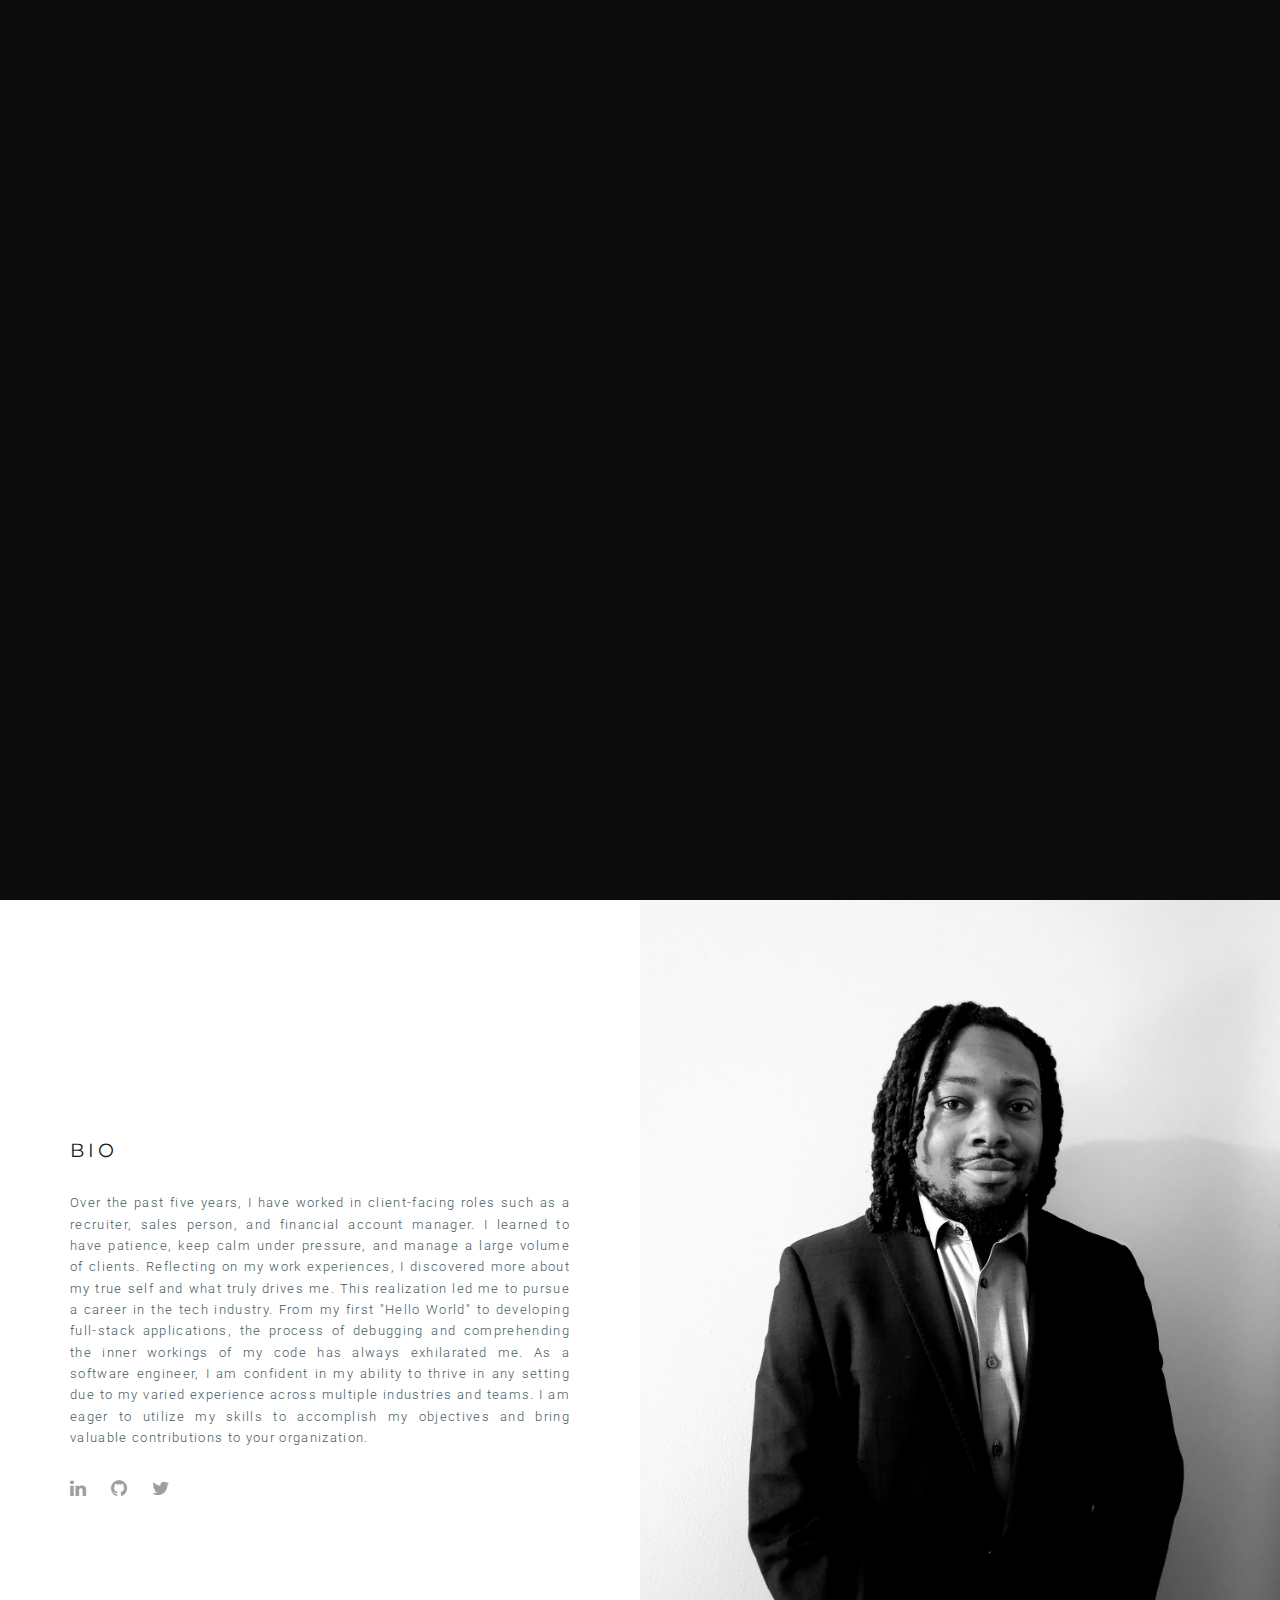
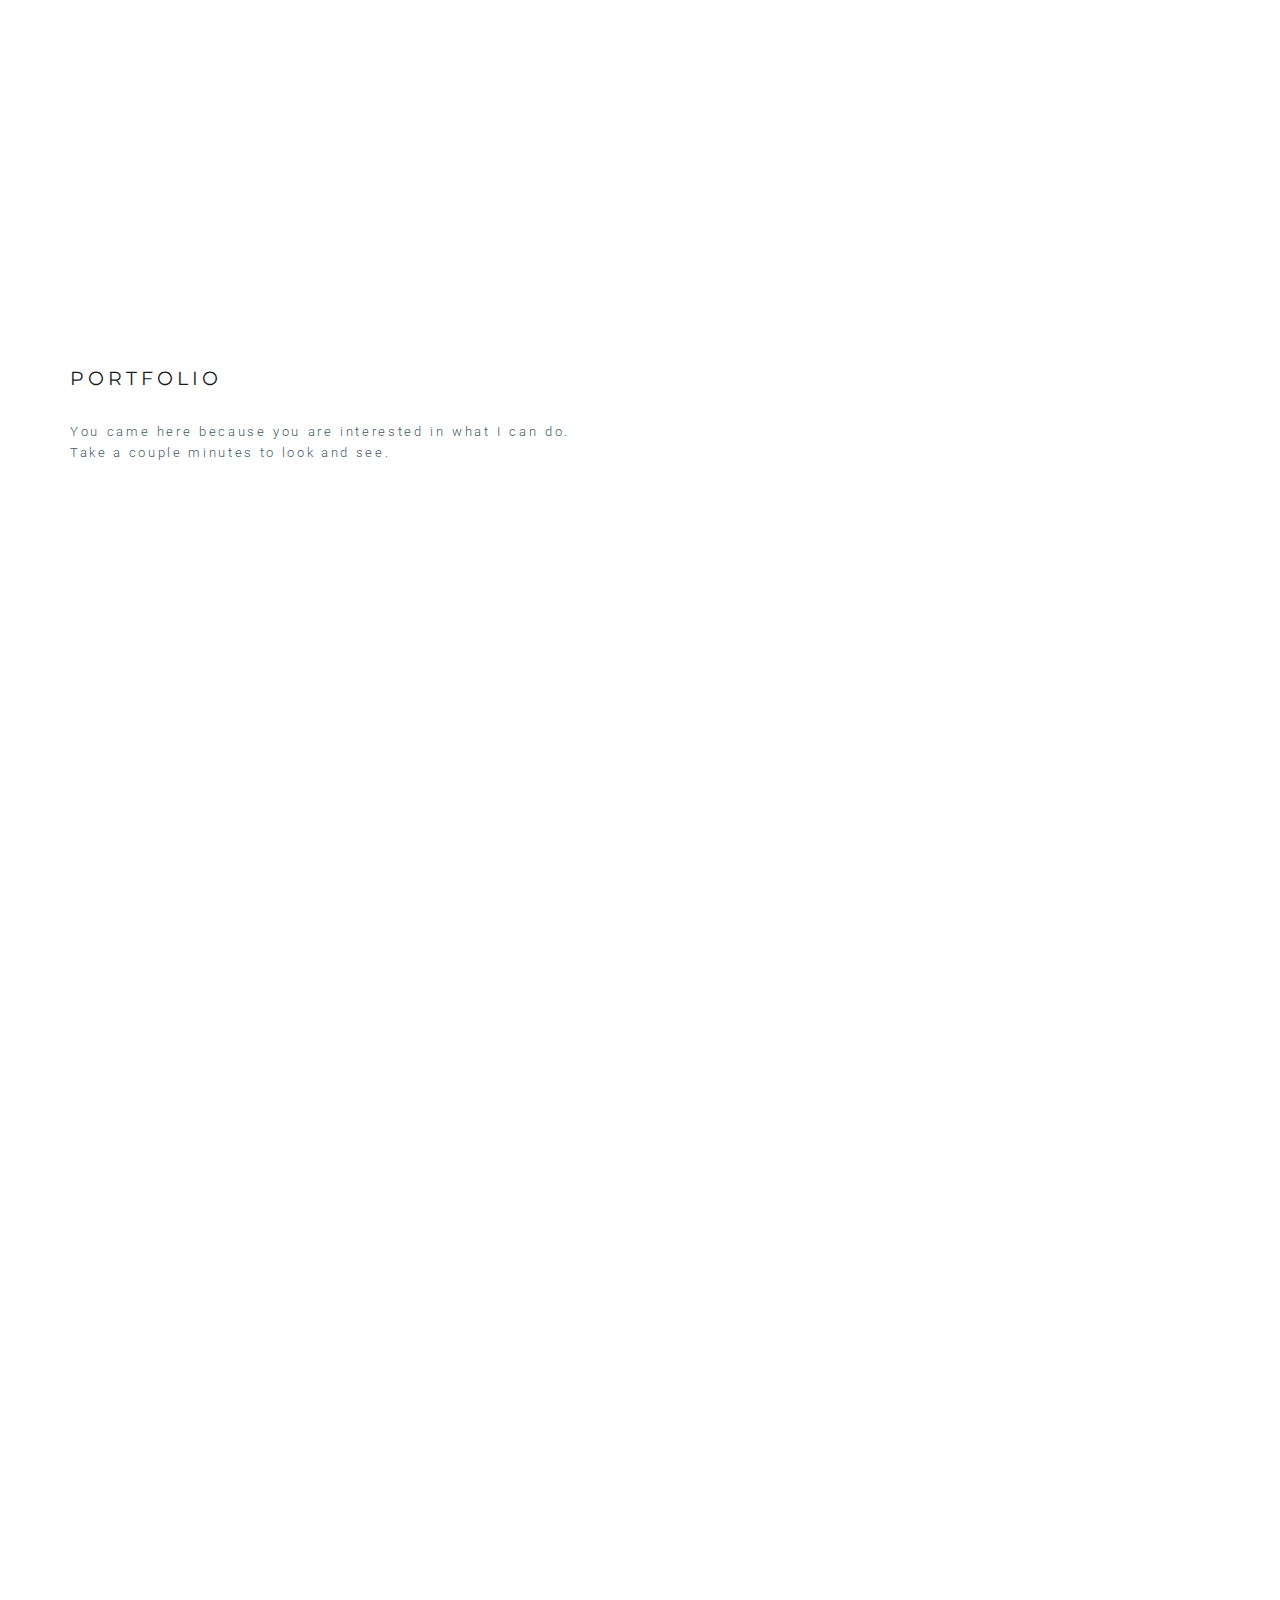
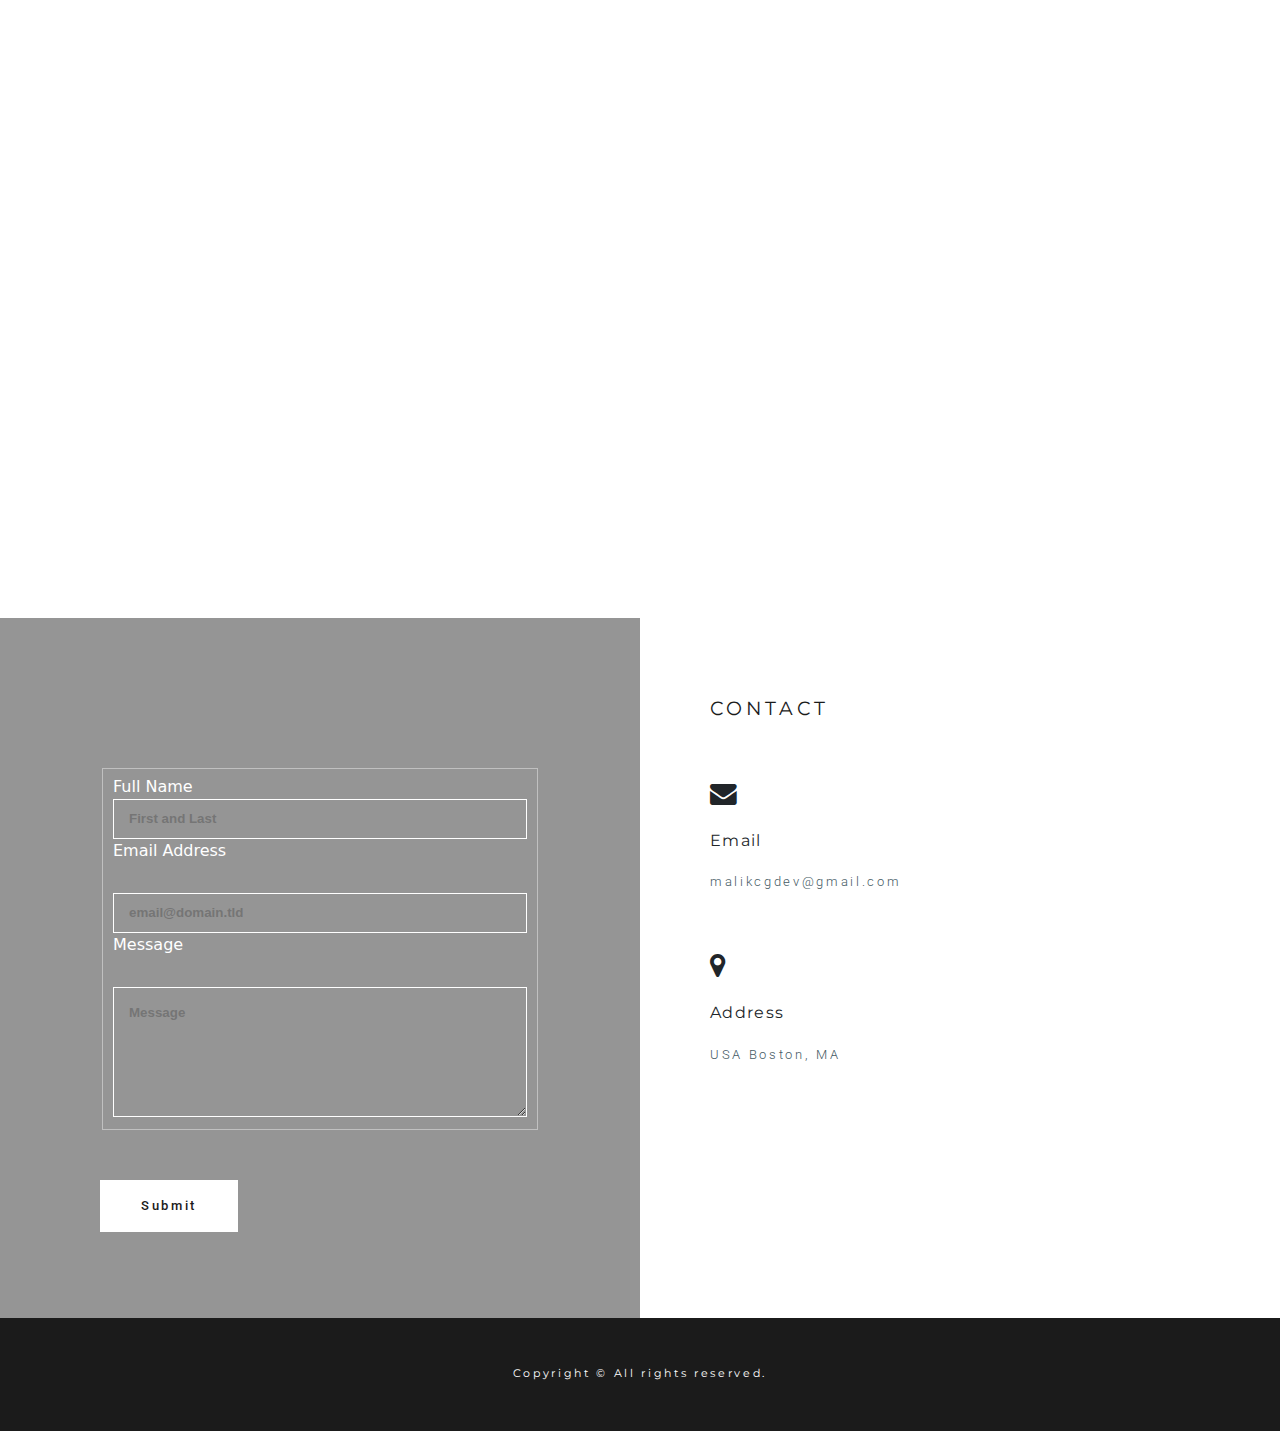
<file: index.html>
<!DOCTYPE html>
<html lang="en">
   <head>
      <meta charset="utf-8">
      <meta http-equiv="X-UA-Compatible" content="IE=edge">
      <meta name="viewport" content="width=device-width, initial-scale=1, shrink-to-fit=no">
      <!-- The above 3 meta tags *must* come first in the head; any other head content must come *after* these tags -->
      <title>Malik's Portfolio</title>
      <!-- Bootstrap -->
      <link href="css/bootstrap.min.css" rel="stylesheet">
      <!-- Tiny Slider CSS -->
      <link rel="stylesheet" href="css/tiny-slider.css">
      <!-- Main CSS -->
      <link href="css/main.css" rel="stylesheet">
      <!-- Font-Awesome CSs -->
      <link rel="stylesheet" href="css/font-awesome.min.css">
      <!-- ION-ICONS CSS -->
      <link rel="stylesheet" href="css/ionicons.min.css">
      <!-- Animated Headline CSs -->
      <link rel="stylesheet" href="css/jquery.animatedheadline.css">
      <!-- NORMALIZE CSS -->
      <link rel="stylesheet" href="css/normalize.css">
      <!-- Magnific Popup CSS -->
      <link rel="stylesheet" href="css/magnific-popup.css">
      <!-- Revealator CSS -->
      <link rel="stylesheet" href="css/fm.revealator.jquery.css">
      <!-- Swiper -->
      <link rel="stylesheet" href="css/swiper.min.css">
      <!-- Pushy CSS -->
      <link rel="stylesheet" href="css/pushy.css">
      <!-- Google Fonts -->
      <link href="https://fonts.googleapis.com/css?family=Montserrat" rel="stylesheet">
      <link href="https://fonts.googleapis.com/css?family=Roboto:300,400,500,700,900" rel="stylesheet">
      <!-- HTML5 shim and Respond.js for IE8 support of HTML5 elements and media queries -->
      <!-- WARNING: Respond.js doesn't work if you view the page via file:// -->
      <!--[if lt IE 9]>
      <script src="https://oss.maxcdn.com/html5shiv/3.7.2/html5shiv.min.js"></script>
      <script src="https://oss.maxcdn.com/respond/1.4.2/respond.min.js"></script>
      <![endif]-->
   </head>
   <body>

      <!-- Preloader -->
   <div class="preloader-wrap">
      <div class="preloader">
         <div class="lines">
            <div class="line line-1"></div>
            <div class="line line-2"></div>
            <div class="line line-3"></div>
         </div>
      </div>
   </div>

      <!-- Header Section --> 
      <div class="header" id="header">
         <div class="container">
            <div class="row">
              <div class="col-lg-12 col-sm-12 col-xs-12">
                 <!-- Navigation Sidebar -->
                 <button class="menu-btn"><i class="fa fa-navicon"></i></button>
                 <nav class="pushy pushy-right" data-focus="#first-link">
                   <div class="pushy-content">
                     <ul>
                       <li class="pushy-link"><a href="#header">WELCOME</a></li>
                       <li class="pushy-link"><a href="#about">WHO IS HE</a></li>
                       <!-- <li class="pushy-link"><a href="#service">SERVICES</a></li> -->
                       <li class="pushy-link"><a href="#work">WORK</a></li>
                       <li class="pushy-link"><a href="#review">CLIENT</a></li>
                       <li class="pushy-link"><a href="#contact">GET IN TOUCH</a></li>
                       <!-- Submenu -->
                       <!-- <li class="pushy-submenu">
                         <button>INNER PAGES</button>
                           <ul>
                             <li class="pushy-link"><a href="single-project.html">Track Attack</a></li>
                              <li class="pushy-link"><a href="single-project-two.html">Single Project 2</a></li>
                             <li class="pushy-link"><a href="single-project-three.html">Single Project 3</a></li>
                             <li class="pushy-link"><a href="404.html">404</a></li>
                           </ul>
                       </li> -->
                     </ul>
                   </div>
                 </nav>

                   <!-- Site Overlay -->
                  <div class="site-overlay"></div>

               <div class="headline">
                  <div class="col-md-12 col-sm-12 col-xs-12 text-center">
                     <div class="selector">
                        <h1 class="ah-headline">
                           <span class="darken">I'm a</span>
                              <span class="ah-words-wrapper">
                              <b class="is-visible"><span class="darken">D</span>ESIGNER</b>
                              <b><span class="darken">D</span>EVELOPER</b>
                              <b><span class="darken">M</span>ARKETEER</b>
                           </span>
                        </h1>
                     </div>
                     <a class="btn btn-default" href="#about" role="button">Learn More</a>
                  </div>
               </div>

              </div>
            </div>
         </div>
      </div>
      <!-- About Section -->
      <div class="about" id="about">
         <div class="container-fluid">
            <div class="row">
               <div class="no-padding col-lg-6 col-md-12 col-xs-12">
                  <div class="main-text">
                     <h2>BIO</h2>
                     <p>Over the past five years, I have worked in client-facing roles such as a recruiter, sales person, and financial account manager. I learned to have patience, keep calm under pressure, and manage a large volume of clients. Reflecting on my work experiences, I discovered more about my true self and what truly drives me. This realization led me to pursue a career in the tech industry. From my first "Hello World" to developing full-stack applications, the process of debugging and comprehending the inner workings of my code has always exhilarated me. As a software engineer, I am confident in my ability to thrive in any setting due to my varied experience across multiple industries and teams. I am eager to utilize my skills to accomplish my objectives and bring valuable contributions to your organization.</p>
                     <!-- <p>Ever since I was a kid, I desired success, took on endeavors that challenged me, and yearned for leadership positions.Covid might've delayed my ambitions, but never fully stopped me from being eager to learn and gain new skills. The skills I derived from my customer service work, recruiting, and web development are applicable anywhere. Hearing about RC and finding a way to get hands-on and strengthen my problem solving skills was enough to make me want to change to software development. Gathering  patience and keeping calm underpressure as transferable skills. Having honed my abilities through years of working in different industries and jobs, I am confident in my ability to succeed anywhere and take on any challenge that arises. The future is filled with exciting possibilities, and I am eager to leverage my skills and knowledge to achieve my goals and make meaningful contributions to the world around me in your organization.</p> -->
                     <ul class="links">
                        <li><a href="https://www.linkedin.com/in/malik-campbell-greene/"><i class="fa fa-linkedin" aria-hidden="true"></i></a></li>
                        <li><a href="https://github.com/icodeherenthere"><i class="fa fa-github" aria-hidden="true"></i></a></li>
                        <li><a href="https://twitter.com/malikcgdev?t=8exRQyty_3CTqOXEYYt_4w&s=09"><i class="fa fa-twitter" aria-hidden="true"></i></a></li>
                        <!-- <li><a href="#"><i class="fa fa-youtube-play" aria-hidden="true"></i></a></li> -->
                     </ul>
                  </div>
               </div>
               <div class="no-padding col-lg-6 col-md-12 col-xs-12">
                  <div class="image-bg"></div>
               </div>
            </div>
         </div>
      </div>
      <!-- Services Section -->
      <!-- <div class="service" id="service">
         <div class="container-fluid">
            <div class="row">
               <div class="no-padding col-lg-6 col-md-12 col-xs-12">
                  <div class="image-bg">
                     <div class="no-padding col-lg-6 col-md-12 col-xs-12">
                        <div class="main-text">
                           <h2>Things I want to learn</h2>
                           <div class="service-wrap revealator-slidedown revealator-once">
                              <i class="fa fa-laptop" aria-hidden="true"></i>
                              <h4>Python</h4>
                              <p>I am able to bring whatever web layout you envision to light.</p>
                           </div>
                           <div class="service-wrap revealator-slidedown revealator-once revealator-delay1">
                              <i class="fa fa-bolt" aria-hidden="true"></i>
                              <h4>Marketing</h4>
                              <p>I have some background in marketing and sales. If you are having trouble with figuring out how to reach customers and what is more appealing I am your guy!</p>
                           </div>
                           <div class="service-wrap revealator-slidedown revealator-once revealator-delay2">
                              <i class="fa fa-code-fork" aria-hidden="true"></i>
                              <h4>Development</h4>
                              <p>I am not just limited to web development. I am able to make sure not only I elevate my skills, but so will your buisness traffic. We would be looking at an estimated 25% or more people.</p>
                           </div>
                        </div>
                     </div>
                      <div class="set">
                         <div class="single_progress_bar revealator-slidedown revealator-once">
                           <h2>DESIGN - 90%</h2>
                           <div class="progress">
                              <div class="progress-bar" role="progressbar" aria-valuenow="60" aria-valuemin="0" aria-valuemax="100" style="width: 90%;">
                                 <span class="sr-only">60% Complete</span>
                              </div>
                           </div> 
                        </div>
                        <div class="single_progress_bar revealator-slidedown revealator-once revealator-delay1">
                           <h2>FRONTEND - 80%</h2>
                           <div class="progress">
                              <div class="progress-bar" role="progressbar" aria-valuenow="60" aria-valuemin="0" aria-valuemax="100" style="width: 80%;">
                                 <span class="sr-only">60% Complete</span>
                              </div>
                           </div>
                        </div>
                        <div class="single_progress_bar revealator-slidedown revealator-once revealator-delay2">
                           <h2>UX/UI - 60%</h2>
                           <div class="progress">
                              <div class="progress-bar" role="progressbar" aria-valuenow="60" aria-valuemin="0" aria-valuemax="100" style="width: 60%;">
                                 <span class="sr-only">60% Complete</span>
                              </div>
                           </div>
                        </div>
                        <div class="single_progress_bar revealator-slidedown revealator-once revealator-delay3">
                           <h2>PHOTOGRAPHY - 70%</h2>
                           <div class="progress">
                              <div class="progress-bar" role="progressbar" aria-valuenow="60" aria-valuemin="0" aria-valuemax="100" style="width: 70%;">
                                 <span class="sr-only">60% Complete</span>
                              </div>
                           </div>
                        </div> 
                     </div> 
                  </div>
               </div>
               <div class="no-padding col-lg-6 col-md-12 col-xs-12">
                  <div class="main-text">
                     <h2>SERVICES</h2>
                     <div class="service-wrap revealator-slidedown revealator-once">
                        <i class="fa fa-laptop" aria-hidden="true"></i>
                        <h4>Web Design</h4>
                        <p>I am able to bring whatever web layout you envision to light.</p>
                     </div>
                     <div class="service-wrap revealator-slidedown revealator-once revealator-delay1">
                        <i class="fa fa-bolt" aria-hidden="true"></i>
                        <h4>Marketing</h4>
                        <p>I have some background in marketing and sales. If you are having trouble with figuring out how to reach customers and what is more appealing I am your guy!</p>
                     </div>
                     <div class="service-wrap revealator-slidedown revealator-once revealator-delay2">
                        <i class="fa fa-code-fork" aria-hidden="true"></i>
                        <h4>Development</h4>
                        <p>I am not just limited to web development. I am able to make sure not only I elevate my skills, but so will your buisness traffic. We would be looking at an estimated 25% or more people.</p>
                     </div>
                  </div>
               </div>
            </div>
         </div> 
      </div> -->
      <!-- Portfolio Section -->
      <div class="work" id="work">
         <div class="container-fluid">
            <div class="row">
               <div class="no-padding col-lg-6 col-md-12 col-xs-12">
                  <div class="main-text">
                     <h2>PORTFOLIO</h2>
                     <p>You came here because you are interested in what I can do. Take a couple minutes to look and see.</p>
                  </div>
               </div>
               <div class="no-padding col-lg-6 col-md-12 col-xs-12 text-center revealator-slidedown revealator-once">
                  <div class="item-one" id="firstProject">
                     <div class="overlay">
                        <a href="https://dreamgarage.netlify.app">
                           <h3>Matching Card Game</h3>
                        </a>
                     </div>
                  </div>
               </div>
               <div class="no-padding col-lg-6 col-md-12 col-xs-12 text-center revealator-slidedown revealator-once">
                  <div class="item-two">
                     <div class="overlay">
                        <a href="https://mocktechcrunch.netlify.app">
                           <h3>TechCrunch</h3>
                        </a>
                     </div>
                  </div>
               </div>
               <div class="no-padding col-lg-6 col-md-12 col-xs-12 text-center revealator-slidedown revealator-once">
                  <div class="item-three">
                     <div class="overlay">
                        <a href="https://getitdoneasap.netlify.app">
                           <h3>Todo List</h3>
                        </a>
                     </div>
                  </div>
               </div>
               <div class="no-padding col-lg-6 col-md-12 col-xs-12 text-center revealator-slidedown revealator-once">
                  <div class="item-four">
                     <div class="overlay">
                        <a href="scopeoflife.netlify.app">
                           <h3>Horoscope</h3>
                        </a>
                     </div>
                  </div>
               </div>
               <div class="no-padding col-lg-6 col-md-12 col-xs-12 text-center revealator-slidedown revealator-once">
                  <div class="item-five">
                     <div class="overlay">
                        <a href="https://track-attack.onrender.com/">
                           <h3>Track Attack</h3>
                        </a>
                     </div>
                  </div>
               </div>
            </div>
         </div>
      </div>
      <!-- Testimonials Section -->
      <!-- <div class="review" id="review">
         <div class="container-fluid">
            <div class="row">
               <div class="no-padding col-lg-6 col-md-12 col-xs-12">
                  <div class="main-text">
                     <h2>TESTIMONIALS</h2>
                     <div class="user-wrap revealator-slidedown revealator-once">
                        <img src="img/rev.png" class="img-responsive" alt="client">
                        <h4>Your name could be here!</h4>
                        <p>Your site would be showcased here.</p>
                     </div>
                     <div class="user-wrap revealator-slidedown revealator-once revealator-delay1">
                        <img src="img/rev.png" class="img-responsive" alt="client">
                        <h4>Your name could be here!</h4>
                        <p>Your site would be showcased here.</p>
                     </div>
                  </div>
               </div>
               <div class="no-padding col-lg-6 col-md-12 col-xs-12 text-center">
                  <div class="image-bg">
                     <div class="my-slider" id="vertical">
                        <div><img src="img/logo.png" class="img-fluid logo" alt="client"></div>
                        <div><img src="img/logo.png" class="img-fluid logo" alt="client"></div>
                        <div><img src="img/logo.png" class="img-fluid logo" alt="client"></div>
                        <div><img src="img/logo.png" class="img-fluid logo" alt="client"></div>
                        <div><img src="img/logo.png" class="img-fluid logo" alt="client"></div>
                     </div>
                  </div>
               </div>
            </div>
         </div>
      </div> -->

      <!-- id="full-name"id="email-address"id="email-subject" -->

      <!-- Contact Section -->
      <div class="contact" id="contact">
         <div class="container-fluid">
            <div class="row">
               <div class="no-padding col-lg-6 col-md-12 col-xs-12">
                  <div class="form-bg">
                     <form id="form" name="simple-contact-form" accept-charset="utf-8" action="https://formspree.io/f/xayzzpbo" method="post">
                        <fieldset id="fs-frm-inputs">
                          <label for="full-name">Full Name</label>
                          <input type="text" name="name" class="name"  placeholder="First and Last" required="">
                          <label for="email-address">Email Address</label>
                          <input type="email" name="_replyto" class="email" placeholder="email@domain.tld" required="">
                          <label for="message">Message</label>
                          <textarea rows="5" name="message" id="message" placeholder="Message" class="msg" required=""></textarea>
                          <input type="hidden" name="_subject"  value="Contact Form Submission">
                        </fieldset>
                        <input class="btn" type="submit" value="Submit">
                     </form>
                  </div>
               </div>
               <div class="no-padding col-lg-6 col-md-12 col-xs-12">
                  <div class="main-text">
                     <h2>CONTACT</h2>
                     <!-- <div class="contact-wrap">
                        <i class="fa fa-phone-square" aria-hidden="true"></i>
                        <h4>Phone</h4>
                        <a href="#">
                           <p>617-959-0996</p>
                        </a>
                     </div> -->
                     <div class="contact-wrap">
                        <i class="fa fa-envelope" aria-hidden="true"></i>
                        <h4>Email</h4>
                        <a href="#">
                           <p>malikcgdev@gmail.com</p>
                        </a>
                     </div>
                     <div class="contact-wrap">
                        <i class="fa fa-map-marker" aria-hidden="true"></i>
                        <h4>Address</h4>
                        <a href="#">
                           <p>USA Boston, MA</p>
                        </a>
                     </div>
                  </div>
               </div>
            </div>
         </div>
      </div>
      <!-- Footer Section -->
      <footer>
         <div class="container">
            <div class="row">
               <div class="col-md-12 col-xs-12 text-center">
                  <h4>Copyright &copy; All rights reserved.</h4>
               </div>
            </div>
         </div>
      </footer>
      <script src="js/jquery-3.6.3.js"></script>
      <script src="js/jquery.waypoints.min.js"></script>
      <script src="js/bootstrap.min.js"></script>
      <script src="js/jquery.magnific-popup.min.js"></script>
      <script src="js/tiny-slider.js"></script>
      <script src="js/tiny-slider-custom.js"></script>
      <script src="js/jquery.animatedheadline.min.js"></script>
      <script src="js/fm.revealator.jquery.js"></script>
      <script src="js/particles.js"></script>
      <script src="js/pushy.min.js"></script>
      <script src="js/swiper.min.js"></script>
      <script src="js/common.js"></script>
      <script src="js/main.js"></script>
   </body>
</html>
</file>
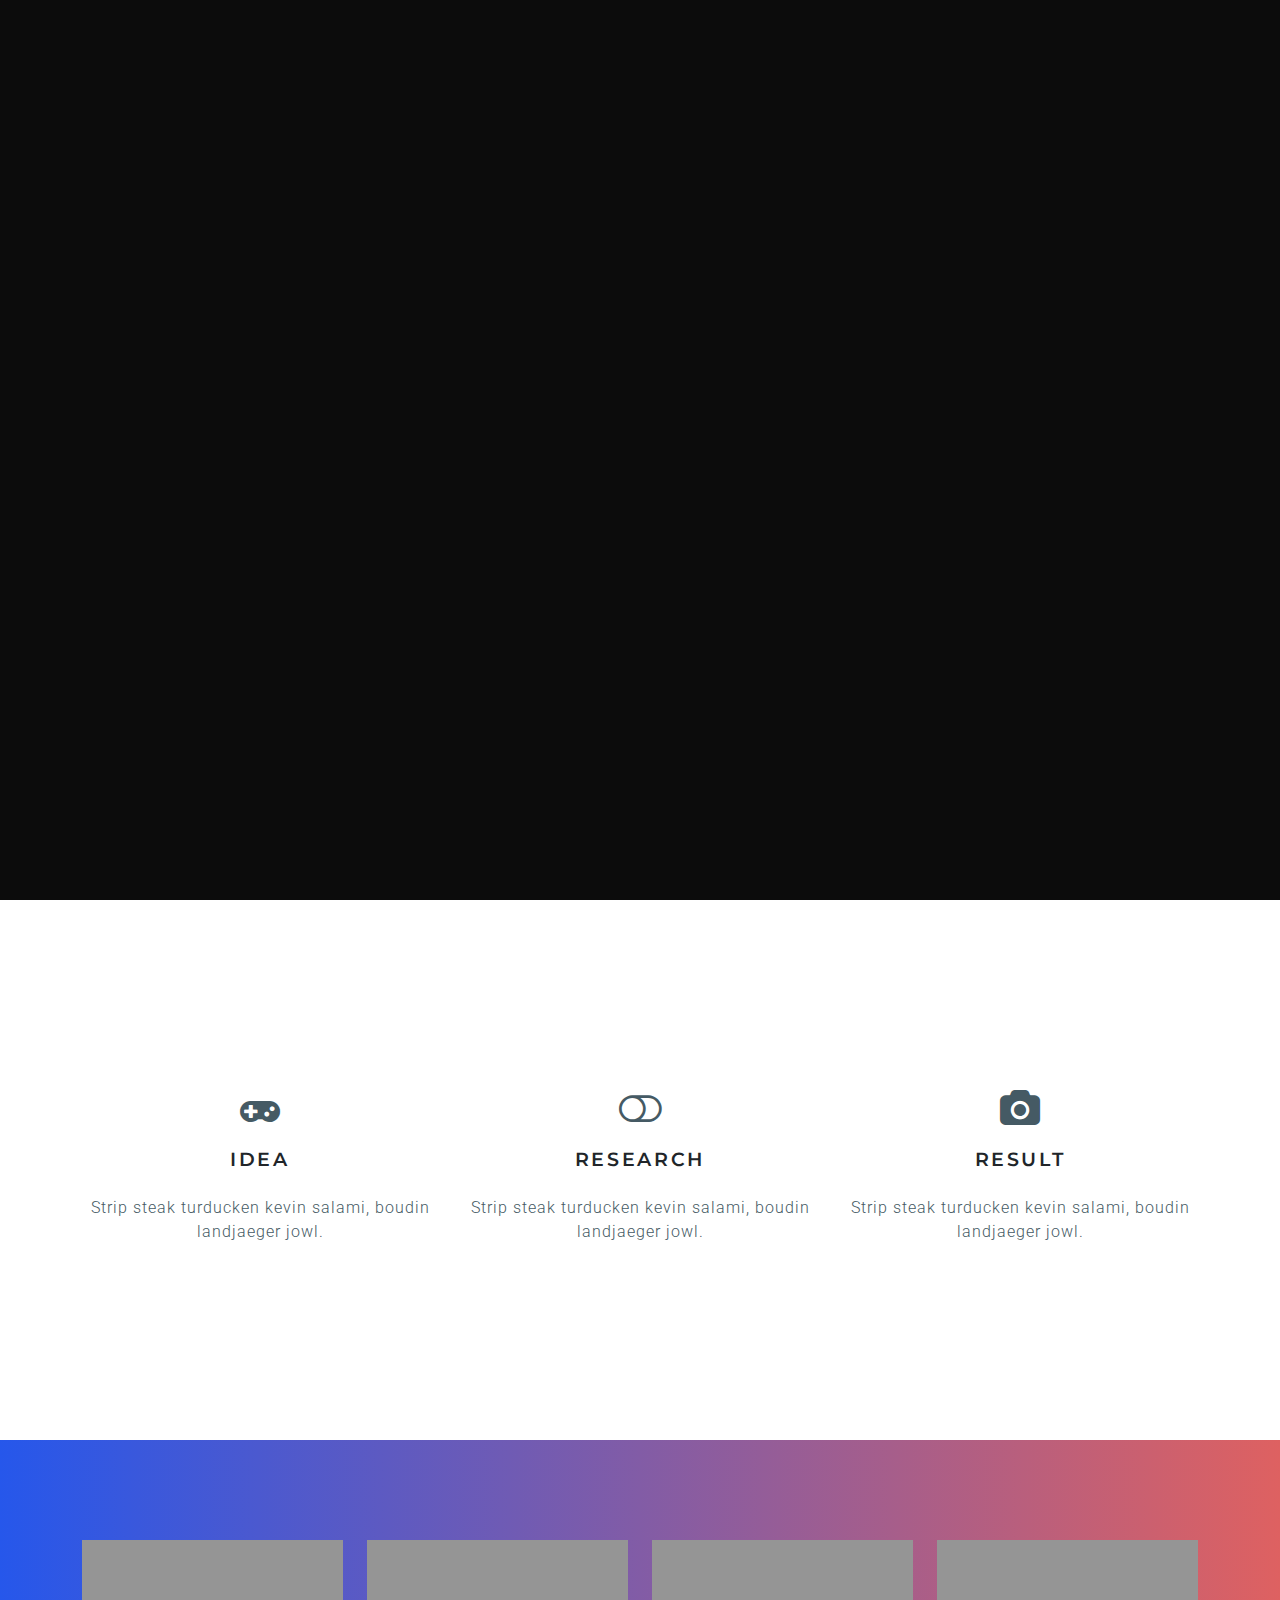
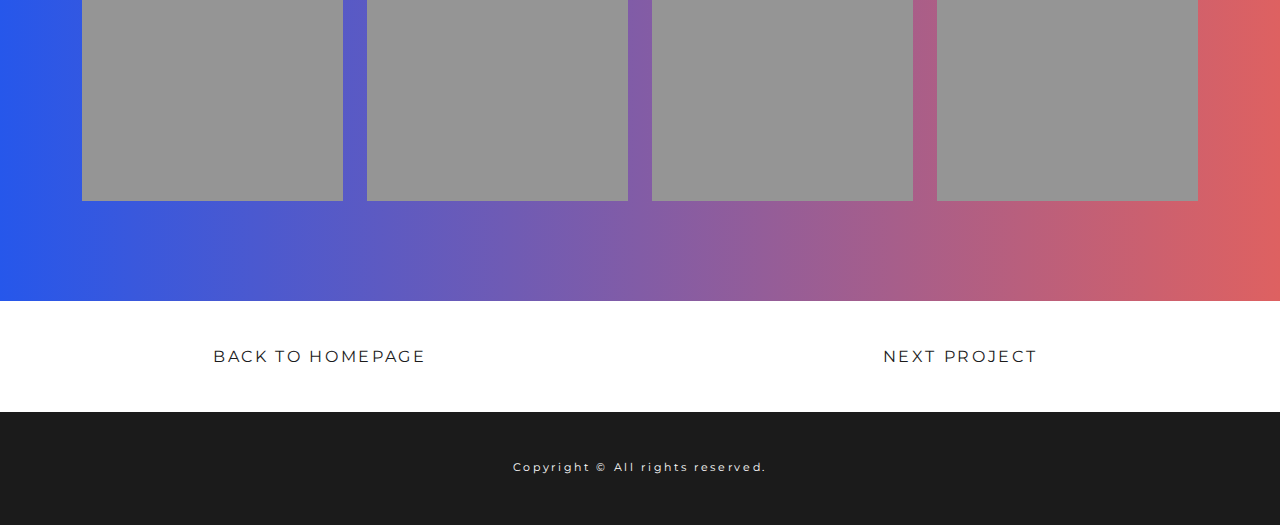
<file: single-project-three.html>
<!DOCTYPE html>
<html lang="en">
  <head>
    <meta charset="utf-8">
    <meta http-equiv="X-UA-Compatible" content="IE=edge">
    <meta name="viewport" content="width=device-width, initial-scale=1">
    <!-- The above 3 meta tags *must* come first in the head; any other head content must come *after* these tags -->
    <title>Oscar-Single Project Three</title>

    <!-- Bootstrap -->
    <link href="css/bootstrap.min.css" rel="stylesheet">
    <!-- Main CSS -->
    <link href="css/main.css" rel="stylesheet">
    <!-- Font-Awesome CSs -->
    <link rel="stylesheet" href="css/font-awesome.min.css">
    <!-- ION-ICONS CSS -->
    <link rel="stylesheet" href="css/ionicons.min.css">
    <!-- NORMALIZE CSS -->
    <link rel="stylesheet" href="css/normalize.css">
    <!-- Magnific Popup CSS -->
    <link rel="stylesheet" href="css/magnific-popup.css">
    <!-- Revealator CSS -->
    <link rel="stylesheet" href="css/fm.revealator.jquery.css">
    <!-- Swiper -->
    <link rel="stylesheet" href="css/swiper.min.css">
    <!-- Google Fonts -->
    <link href="https://fonts.googleapis.com/css?family=Montserrat" rel="stylesheet">
    <link href="https://fonts.googleapis.com/css?family=Roboto:300,400,500,700,900" rel="stylesheet">
    <!-- HTML5 shim and Respond.js for IE8 support of HTML5 elements and media queries -->
    <!-- WARNING: Respond.js doesn't work if you view the page via file:// -->
    <!--[if lt IE 9]>
      <script src="https://oss.maxcdn.com/html5shiv/3.7.2/html5shiv.min.js"></script>
      <script src="https://oss.maxcdn.com/respond/1.4.2/respond.min.js"></script>
    <![endif]-->
  </head>
<body>

<!-- Preloader -->
   <div class="preloader-wrap">
      <div class="preloader">
         <div class="lines">
            <div class="line line-1"></div>
            <div class="line line-2"></div>
            <div class="line line-3"></div>
         </div>
      </div>
   </div>  

<!-- Header Section --> 
<div class="head-three">
  <div class="container">    
     <div class="row">

           <div class="headline">
              <div class="col-md-12 col-sm-12 col-xs-12 text-center">
                 <h2>SINGLE PROJECT THREE</h2>
              </div>
           </div> 
     
     </div> 
  </div>
</div> 

<!-- Project info Section -->

<div class="info-three" id="info-three">
     <div class="container">
         <div class="row">
             <div class="col-md-4 col-sm-4 col-xs-12 text-center">
                 <i class="fa fa-gamepad" aria-hidden="true"></i>
                 <h4>IDEA</h4>
                 <p>Strip steak turducken kevin salami, boudin landjaeger jowl.</p>
             </div>
             <div class="col-md-4 col-sm-4 col-xs-12 text-center">
                 <i class="fa fa-toggle-off" aria-hidden="true"></i>
                 <h4>RESEARCH</h4>
                 <p>Strip steak turducken kevin salami, boudin landjaeger jowl.</p>
             </div>
             <div class="col-md-4 col-sm-4 col-xs-12 text-center">
                 <i class="fa fa-camera" aria-hidden="true"></i>
                 <h4>RESULT</h4>
                 <p>Strip steak turducken kevin salami, boudin landjaeger jowl.</p>
             </div>
         </div>
     </div>
</div>

<div class="img-wrap-three">
  <div class="container">
    <div class="row">
        <div class="col-lg-3 col-md-3 col-sm-6 col-xs-12">
           <img src="img/placeholder.png" class="img-fluid" alt="project-image">
        </div>
        <div class="col-lg-3 col-md-3 col-sm-6 col-xs-12">
           <img src="img/placeholder.png" class="img-fluid" alt="project-image">
        </div>
        <div class="col-lg-3 col-md-3 col-sm-6 col-xs-12">
           <img src="img/placeholder.png" class="img-fluid" alt="project-image">
        </div>
        <div class="col-lg-3 col-md-3 col-sm-6 col-xs-12">
           <img src="img/placeholder.png" class="img-fluid" alt="project-image">
        </div>
    </div>  
  </div>  
</div>

<!-- Buttons Section -->

<div class="button" id="button">
    <div class="container-fluid">
      <div class="row">

        <div class="no-padding col-lg-6 col-md-6 col-xs-12 text-center">
           <div class="home">
               <a href="index.html"><h3>BACK TO HOMEPAGE</h3></a>
           </div>
        </div>

        <div class="no-padding col-lg-6 col-md-6 col-xs-12 text-center">
           <div class="next">
               <a href="single-project.html"><h3>NEXT PROJECT</h3></a>
           </div>
        </div>     
      
      </div> 
    </div>
</div>


<!-- Footer Section -->

<footer>
     <div class="container">
         <div class="row">
             <div class="col-md-12 col-xs-12 text-center">
                 <h4>Copyright &copy; All rights reserved.</h4>
             </div> 
         </div>
     </div>
</footer>
 
    <script src="js/jquery-3.6.3.js"></script>
    <script src="js/jquery.waypoints.min.js"></script>
    <script src="js/bootstrap.min.js"></script>
    <script src="js/jquery.magnific-popup.min.js"></script>
    <script src="js/jquery.animatedheadline.min.js"></script>
    <script src="js/fm.revealator.jquery.js"></script>
    <script src="js/swiper.min.js"></script>
    <script src="js/main.js"></script>
</body>
</html>
</file>
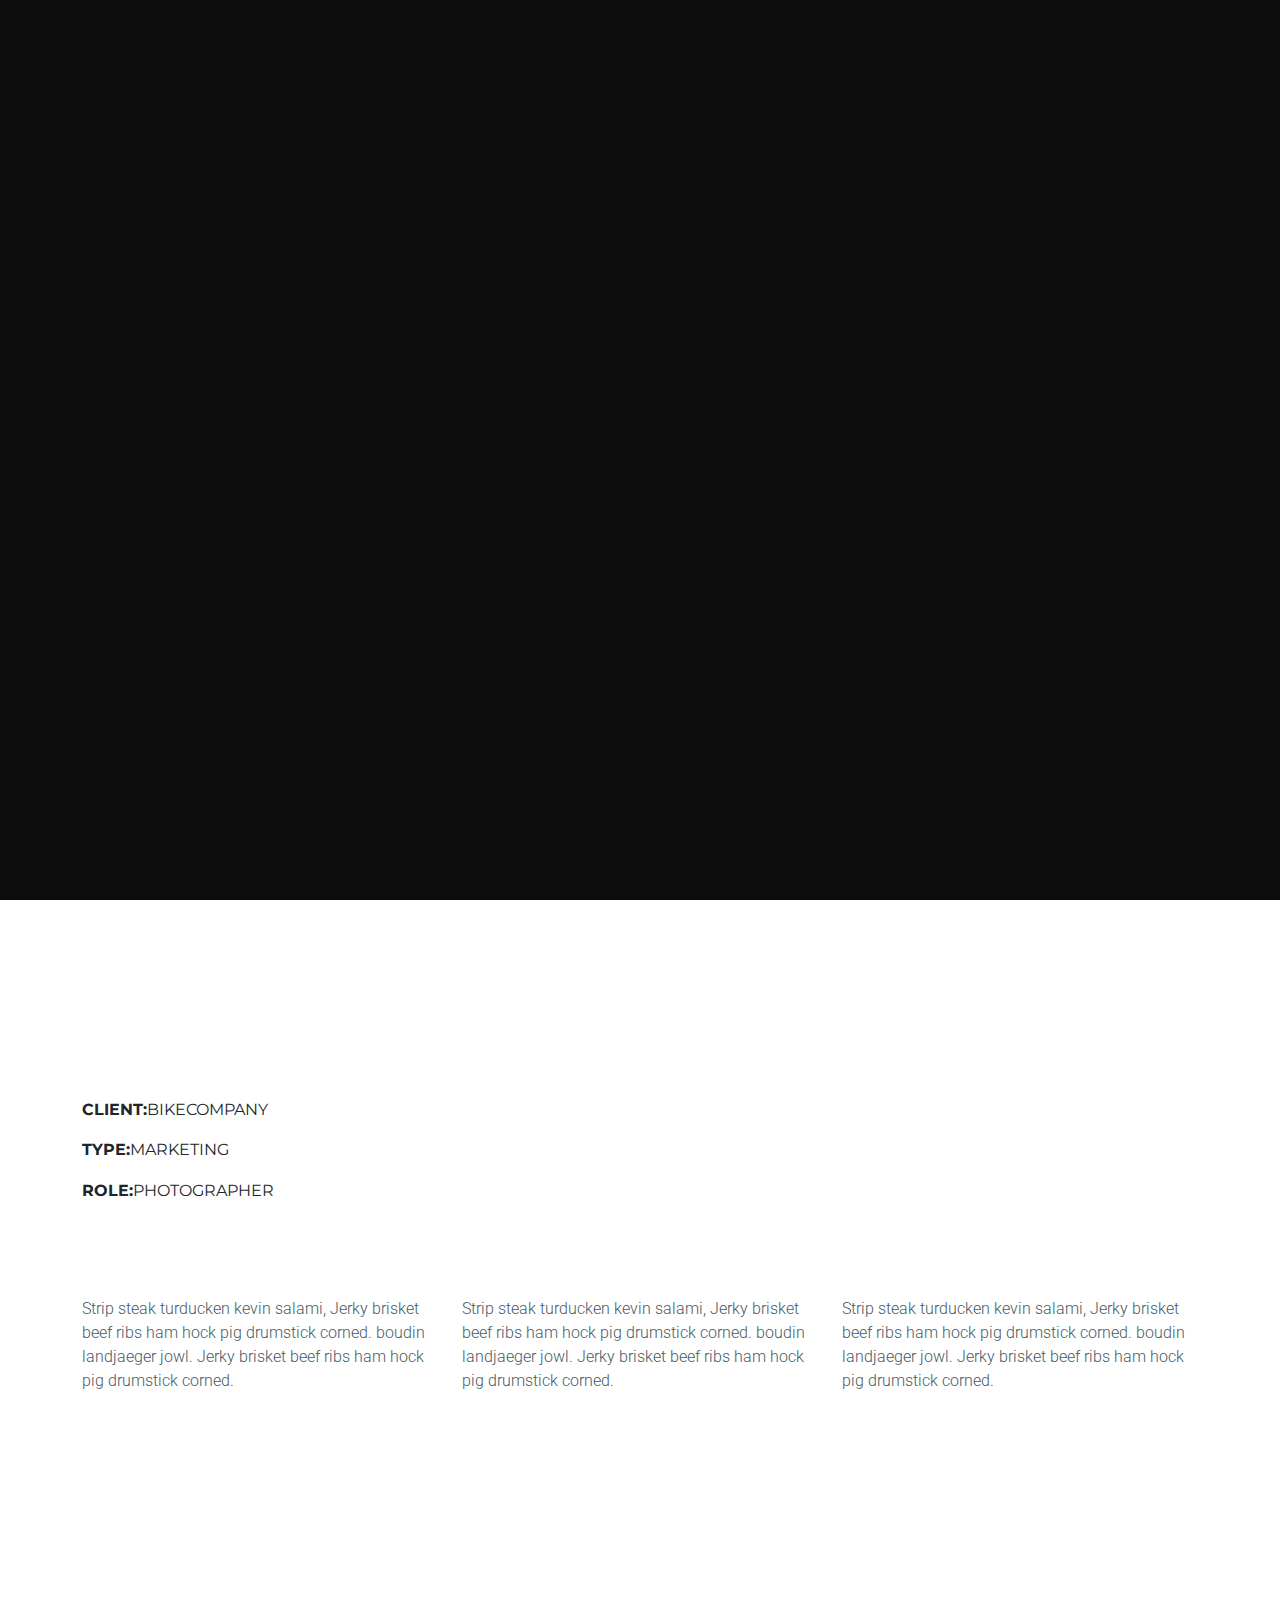
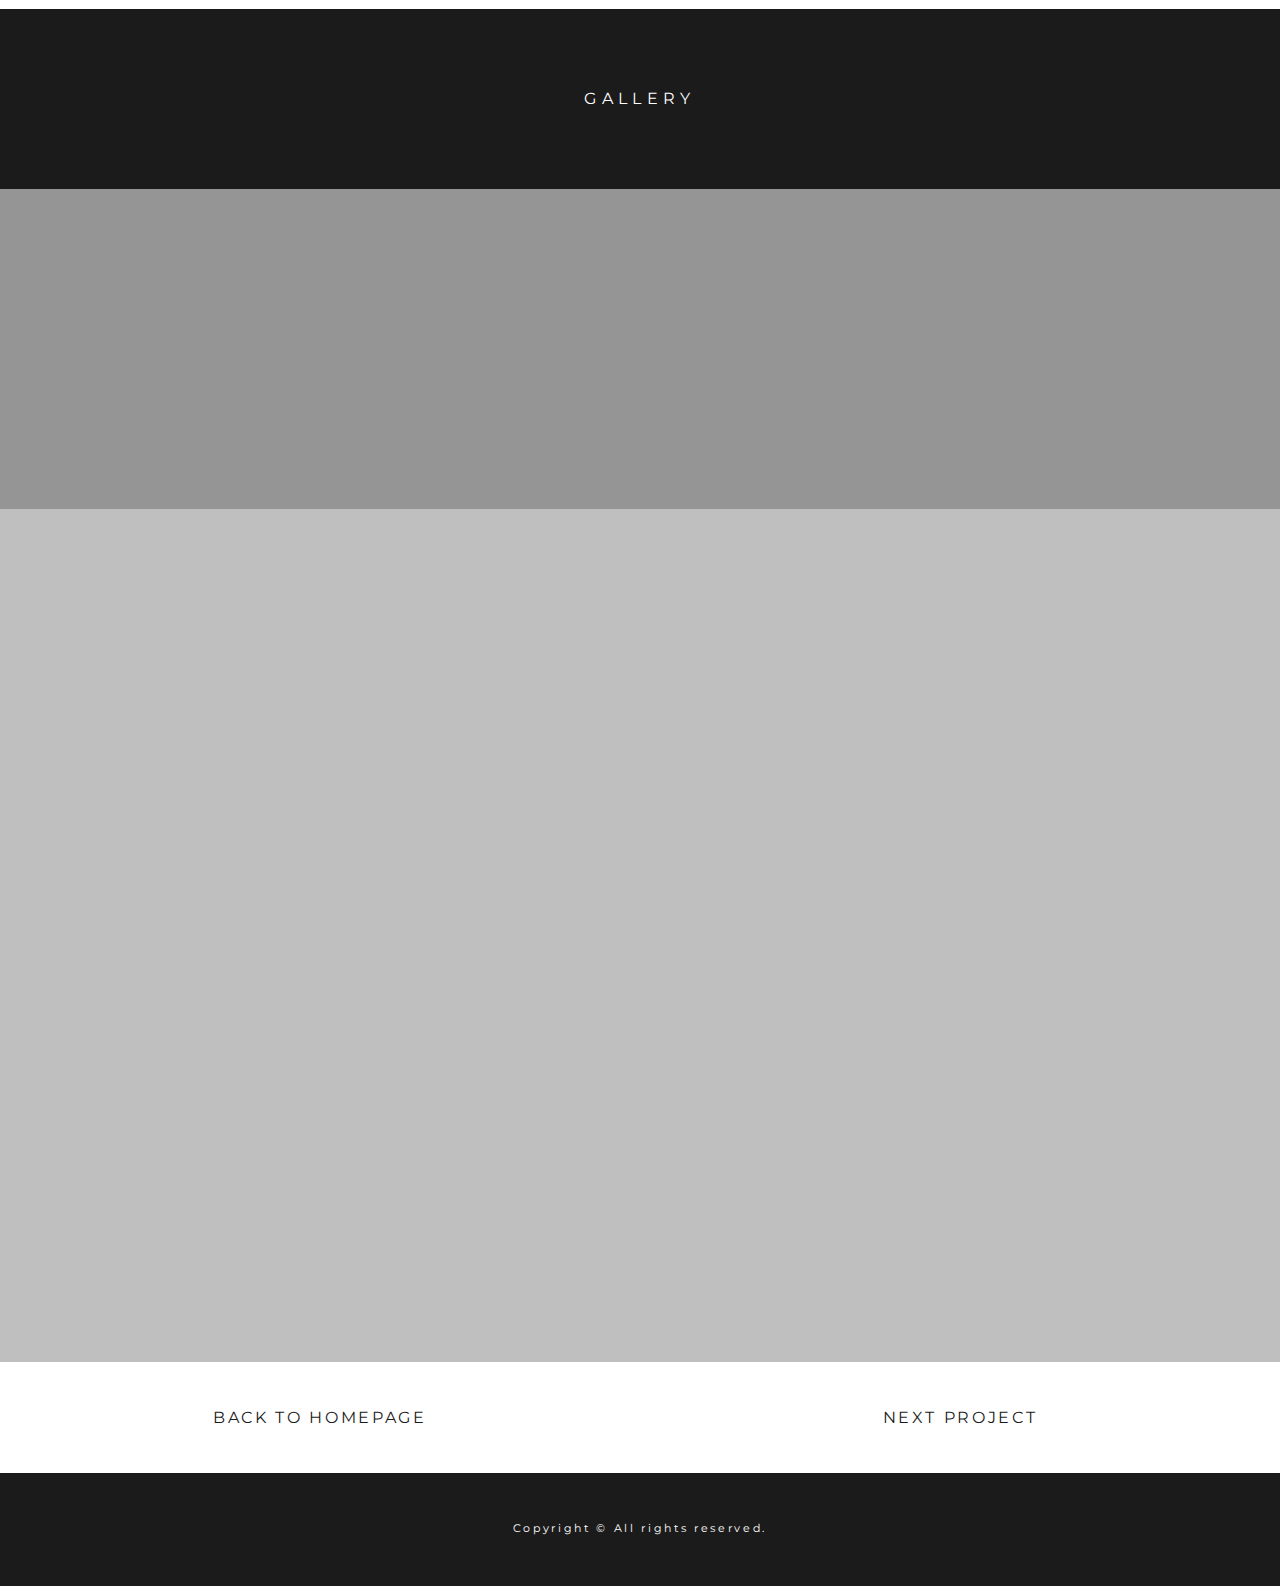
<file: single-project-two.html>
<!DOCTYPE html>
<html lang="en">
   <head>
      <meta charset="utf-8">
      <meta http-equiv="X-UA-Compatible" content="IE=edge">
      <meta name="viewport" content="width=device-width, initial-scale=1">
      <!-- The above 3 meta tags *must* come first in the head; any other head content must come *after* these tags -->
      <title>Oscar-Single Project Two</title>
      <!-- Bootstrap -->
      <link href="css/bootstrap.min.css" rel="stylesheet">
      <!-- Main CSS -->
      <link href="css/main.css" rel="stylesheet">
      <!-- Font-Awesome CSs -->
      <link rel="stylesheet" href="css/font-awesome.min.css">
      <!-- ION-ICONS CSS -->
      <link rel="stylesheet" href="css/ionicons.min.css">
      <!-- NORMALIZE CSS -->
      <link rel="stylesheet" href="css/normalize.css">
      <!-- Magnific Popup CSS -->
      <link rel="stylesheet" href="css/magnific-popup.css">
      <!-- Revealator CSS -->
      <link rel="stylesheet" href="css/fm.revealator.jquery.css">
      <!-- Swiper -->
      <link rel="stylesheet" href="css/swiper.min.css">
      <!-- Google Fonts -->
      <link href="https://fonts.googleapis.com/css?family=Montserrat" rel="stylesheet">
      <link href="https://fonts.googleapis.com/css?family=Roboto:300,400,500,700,900" rel="stylesheet">
      <!-- HTML5 shim and Respond.js for IE8 support of HTML5 elements and media queries -->
      <!-- WARNING: Respond.js doesn't work if you view the page via file:// -->
      <!--[if lt IE 9]>
      <script src="https://oss.maxcdn.com/html5shiv/3.7.2/html5shiv.min.js"></script>
      <script src="https://oss.maxcdn.com/respond/1.4.2/respond.min.js"></script>
      <![endif]-->
   </head>
   <body>

      <!-- Preloader -->
   <div class="preloader-wrap">
      <div class="preloader">
         <div class="lines">
            <div class="line line-1"></div>
            <div class="line line-2"></div>
            <div class="line line-3"></div>
         </div>
      </div>
   </div>
   
      <!-- Header Section --> 
      <div class="head-two">
         <div class="container">
            <div class="row">
               <div class="headline">
                  <div class="col-md-12 col-sm-12 col-xs-12 text-center">
                     <h2>SINGLE PROJECT TWO</h2>
                  </div>
               </div>
            </div>
         </div>
      </div>
      <!-- Project info Section -->
      <div class="info-two" id="info-two">
         <div class="container">
            <div class="row">
               <div class="col-lg-12 col-md-12 col-xs-12">
                  <div class="client-info">
                     <h4><span>CLIENT:</span>BIKECOMPANY</h4>
                     <h4><span>TYPE:</span>MARKETING</h4>
                     <h4><span>ROLE:</span>PHOTOGRAPHER</h4>
                  </div>
               </div>
            </div>
         </div>
      </div>

      <div class="info-text" id="info-text">
         <div class="container">
            <div class="row">
                
                  <div class="col-lg-4 col-md-4 col-sm-12 col-xs-12">
                     <p>Strip steak turducken kevin salami, Jerky brisket beef ribs ham hock pig drumstick corned. boudin landjaeger jowl. Jerky brisket beef ribs ham hock pig drumstick corned.</p>
                  </div>
                  <div class="col-lg-4 col-md-4 col-sm-12 col-xs-12">
                     <p>Strip steak turducken kevin salami, Jerky brisket beef ribs ham hock pig drumstick corned. boudin landjaeger jowl. Jerky brisket beef ribs ham hock pig drumstick corned.</p>
                  </div>
                  <div class="col-lg-4 col-md-4 col-sm-12 col-xs-12">
                     <p>Strip steak turducken kevin salami, Jerky brisket beef ribs ham hock pig drumstick corned. boudin landjaeger jowl. Jerky brisket beef ribs ham hock pig drumstick corned.</p>
                  </div>
                
            </div>
         </div>
      </div>

      <div class="item-wrap" id="item-wrap">
         <div class="container-fluid">
            <div class="row">
               <div class="col-lg-12 col-md-12 col-xs-12">
                  <h4 class="title">GALLERY</h4>
               </div>
               
                
                  <div class="no-padding col-md-3 col-sm-6 col-xs-12">
                     <a href="img/placeholder.png"><img src="img/placeholder.png" class="img-fluid item" alt="album1"></a>  
                  </div>
                  <div class="no-padding col-md-3 col-sm-6 col-xs-12">
                     <a href="img/placeholder.png"><img src="img/placeholder.png" class="img-fluid item" alt="album1"></a>  
                  </div>
                  <div class="no-padding col-md-3 col-sm-6 col-xs-12">
                     <a href="img/placeholder.png"><img src="img/placeholder.png" class="img-fluid item" alt="album1"></a>  
                  </div>
                  <div class="no-padding col-md-3 col-sm-6 col-xs-12">
                     <a href="img/placeholder.png"><img src="img/placeholder.png" class="img-fluid item" alt="album1"></a>  
                  </div>
               
            </div>
         </div>
      </div>

      <div class="no-padding col-lg-12 col-md-12 col-xs-12">
         <div class="img-wrap-two">
            <img src="img/placeholderbg.jpg" class="img-fluid" alt="project-image">
         </div>
      </div>
      <!-- Buttons Section -->
      <div class="button" id="button">
         <div class="container-fluid">
            <div class="row">
               <div class="no-padding col-lg-6 col-md-6 col-xs-12 text-center">
                  <div class="home">
                     <a href="index.html">
                        <h3>BACK TO HOMEPAGE</h3>
                     </a>
                  </div>
               </div>
               <div class="no-padding col-lg-6 col-md-6 col-xs-12 text-center">
                  <div class="next">
                     <a href="single-project-three.html">
                        <h3>NEXT PROJECT</h3>
                     </a>
                  </div>
               </div>
            </div>
         </div>
      </div>
      <!-- Footer Section -->
      <footer>
         <div class="container">
            <div class="row">
               <div class="col-md-12 col-xs-12 text-center">
                  <h4>Copyright &copy; All rights reserved.</h4>
               </div>
            </div>
         </div>
      </footer>
      <script src="js/jquery-3.6.3.js"></script>
      <script src="js/jquery.waypoints.min.js"></script>
      <script src="js/bootstrap.min.js"></script>
      <script src="js/jquery.magnific-popup.min.js"></script>
      <script src="js/jquery.animatedheadline.min.js"></script>
      <script src="js/fm.revealator.jquery.js"></script>
      <script src="js/swiper.min.js"></script>
      <script src="js/main.js"></script>
   </body>
</html>
</file>
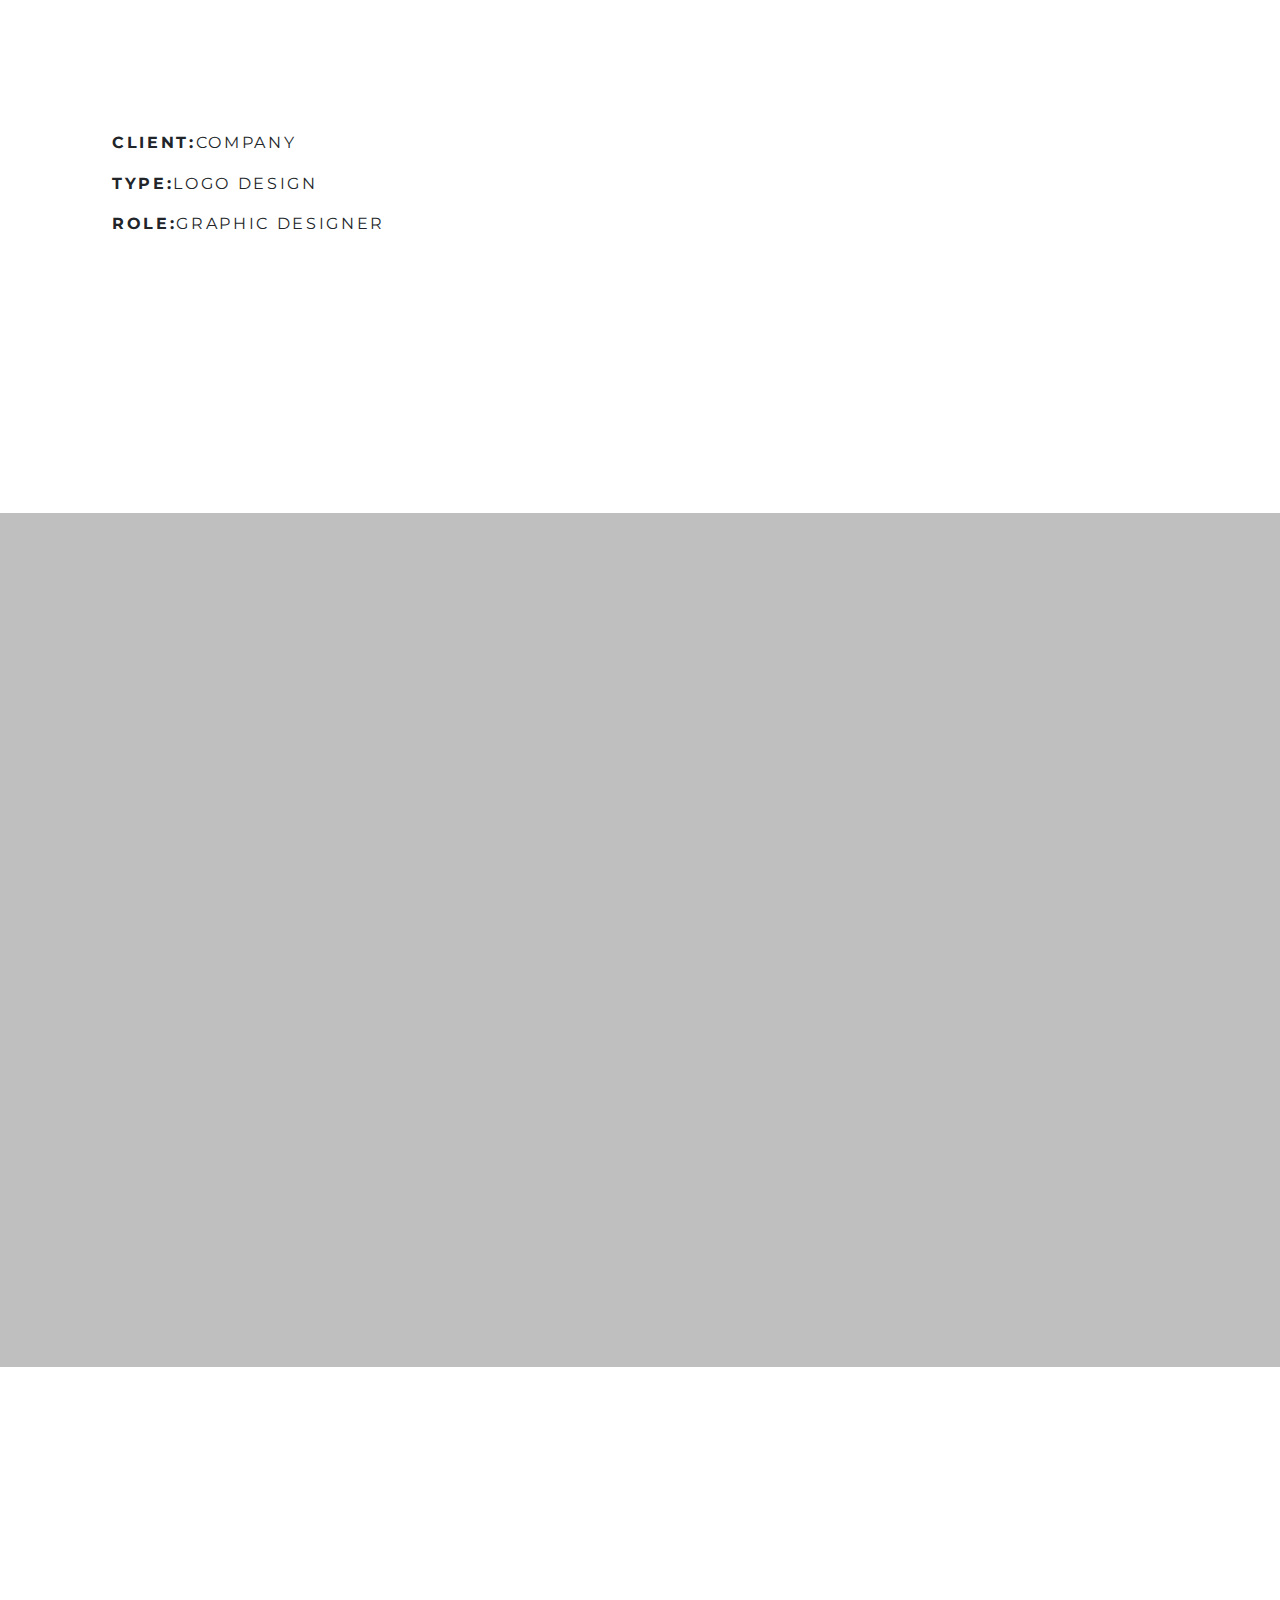
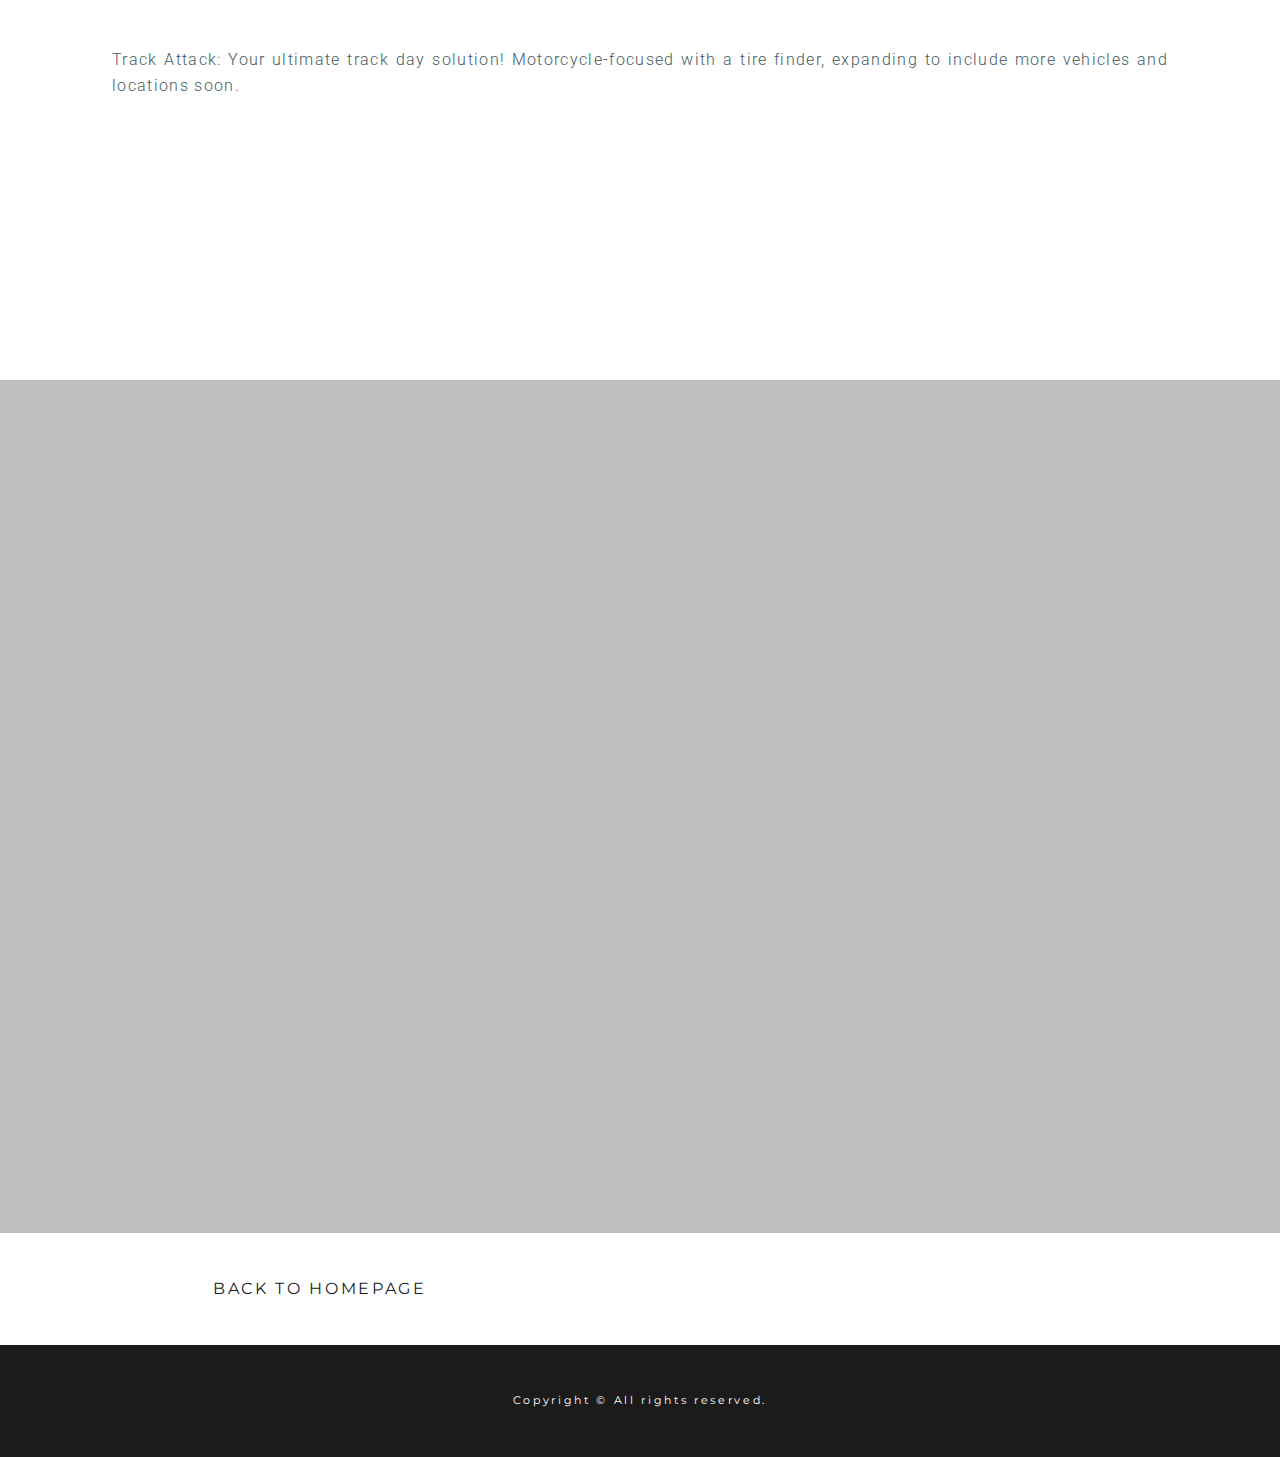
<file: single-project.html>
<!DOCTYPE html>
<html lang="en">
  <head>
    <meta charset="utf-8">
    <meta http-equiv="X-UA-Compatible" content="IE=edge">
    <meta name="viewport" content="width=device-width, initial-scale=1">
    <!-- The above 3 meta tags *must* come first in the head; any other head content must come *after* these tags -->
    <title>Oscar-Single Project</title>

    <!-- Bootstrap -->
    <link href="css/bootstrap.min.css" rel="stylesheet">
    <!-- Main CSS -->
    <link href="css/main.css" rel="stylesheet">
    <!-- Font-Awesome CSs -->
    <link rel="stylesheet" href="css/font-awesome.min.css">
    <!-- ION-ICONS CSS -->
    <link rel="stylesheet" href="css/ionicons.min.css">
    <!-- NORMALIZE CSS -->
    <link rel="stylesheet" href="css/normalize.css">
    <!-- Magnific Popup CSS -->
    <link rel="stylesheet" href="css/magnific-popup.css">
    <!-- Revealator CSS -->
    <link rel="stylesheet" href="css/fm.revealator.jquery.css">
    <!-- Swiper -->
    <link rel="stylesheet" href="css/swiper.min.css">
    <!-- Google Fonts -->
    <link href="https://fonts.googleapis.com/css?family=Montserrat" rel="stylesheet">
    <link href="https://fonts.googleapis.com/css?family=Roboto:300,400,500,700,900" rel="stylesheet">
    <!-- HTML5 shim and Respond.js for IE8 support of HTML5 elements and media queries -->
    <!-- WARNING: Respond.js doesn't work if you view the page via file:// -->
    <!--[if lt IE 9]>
      <script src="https://oss.maxcdn.com/html5shiv/3.7.2/html5shiv.min.js"></script>
      <script src="https://oss.maxcdn.com/respond/1.4.2/respond.min.js"></script>
    <![endif]-->
  </head>
<body>

  <!-- Preloader -->
   <div class="preloader-wrap">
      <div class="preloader">
         <div class="lines">
            <div class="line line-1"></div>
            <div class="line line-2"></div>
            <div class="line line-3"></div>
         </div>
      </div>
   </div>

<!-- Header Section --> 
<div class="head">
  <div class="container">    
     <div class="row">

           <div class="col-md-12 col-sm-12 col-xs-12 text-center">
              <div class="headline">
                 <h2>Track Attack</h2>
              </div>   
           </div> 
     
     </div> 
  </div>
</div> 

<!-- Project info Section -->

<div class="info-one" id="info-one">
    <div class="container-fluid">
      <div class="row">
        
        <div class="no-padding col-lg-12 col-md-12 col-xs-12">
           <div class="img-wrap-one">
               <img src="img/placeholderbg.jpg" class="img-fluid" alt="project-image">
           </div>
        </div>

        <div class="col-lg-12 col-md-12 col-xs-12">
           <div class="text">
               <h4><span>CLIENT:</span>COMPANY</h4>
               <h4><span>TYPE:</span>LOGO DESIGN</h4>
               <h4><span>ROLE:</span>GRAPHIC DESIGNER</h4>
           </div>
        </div>

        <div class="no-padding col-lg-12 col-md-12 col-xs-12">
           <div class="img-wrap-one">
               <img src="img/placeholderbg.jpg" class="img-fluid" alt="project-image">
           </div>
        </div>

        <div class="col-lg-12 col-md-12 col-xs-12">
           <div class="text">
               <p>Track Attack: Your ultimate track day solution! Motorcycle-focused with a tire finder, expanding to include more vehicles and locations soon.</p>
           </div>
        </div>

        <div class="no-padding col-lg-12 col-md-12 col-xs-12">
           <div class="img-wrap-one">
               <img src="img/placeholderbg.jpg" class="img-fluid" alt="project-image">
           </div>
        </div>     
      
      </div> 
    </div>
</div>

<!-- Buttons Section -->

<div class="button" id="button">
    <div class="container-fluid">
      <div class="row">

        <div class="no-padding col-lg-6 col-md-6 col-xs-12 text-center">
           <div class="home">
               <a href="index.html"><h3>BACK TO HOMEPAGE</h3></a>
           </div>
        </div>

        <!-- <div class="no-padding col-lg-6 col-md-6 col-xs-12 text-center">
           <div class="next">
               <a href="single-project-two.html"><h3>NEXT PROJECT</h3></a>
           </div>
        </div>      -->
      
      </div> 
    </div>
</div>


<!-- Footer Section -->

<footer>
     <div class="container">
         <div class="row">
             <div class="col-md-12 col-xs-12 text-center">
                 <h4>Copyright &copy; All rights reserved.</h4>
             </div> 
         </div>
     </div>
</footer>

 
    <script src="js/jquery-3.6.3.js"></script>
    <script src="js/jquery.waypoints.min.js"></script>
    <script src="js/bootstrap.min.js"></script>
    <script src="js/jquery.magnific-popup.min.js"></script>
    <script src="js/jquery.animatedheadline.min.js"></script>
    <script src="js/fm.revealator.jquery.js"></script>
    <script src="js/swiper.min.js"></script>
    <script src="js/main.js"></script>
</body>
</html>
</file>
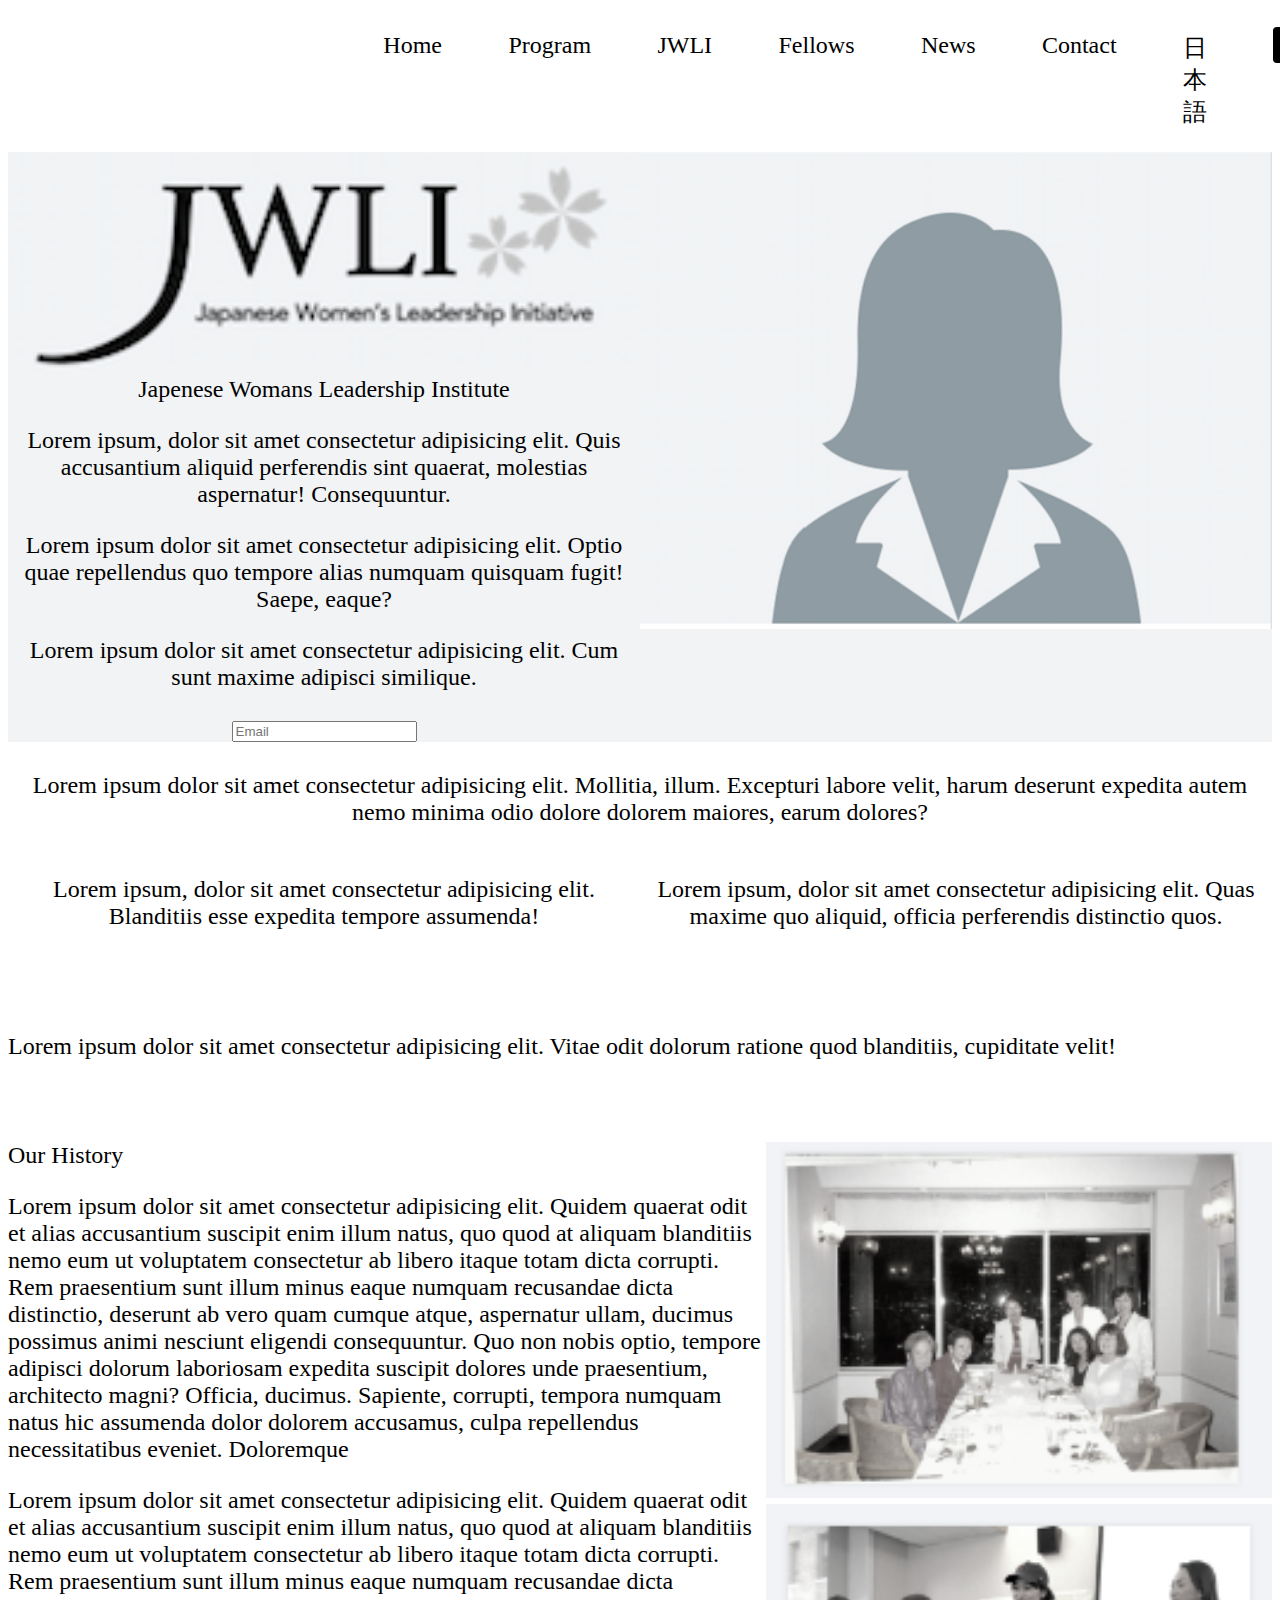
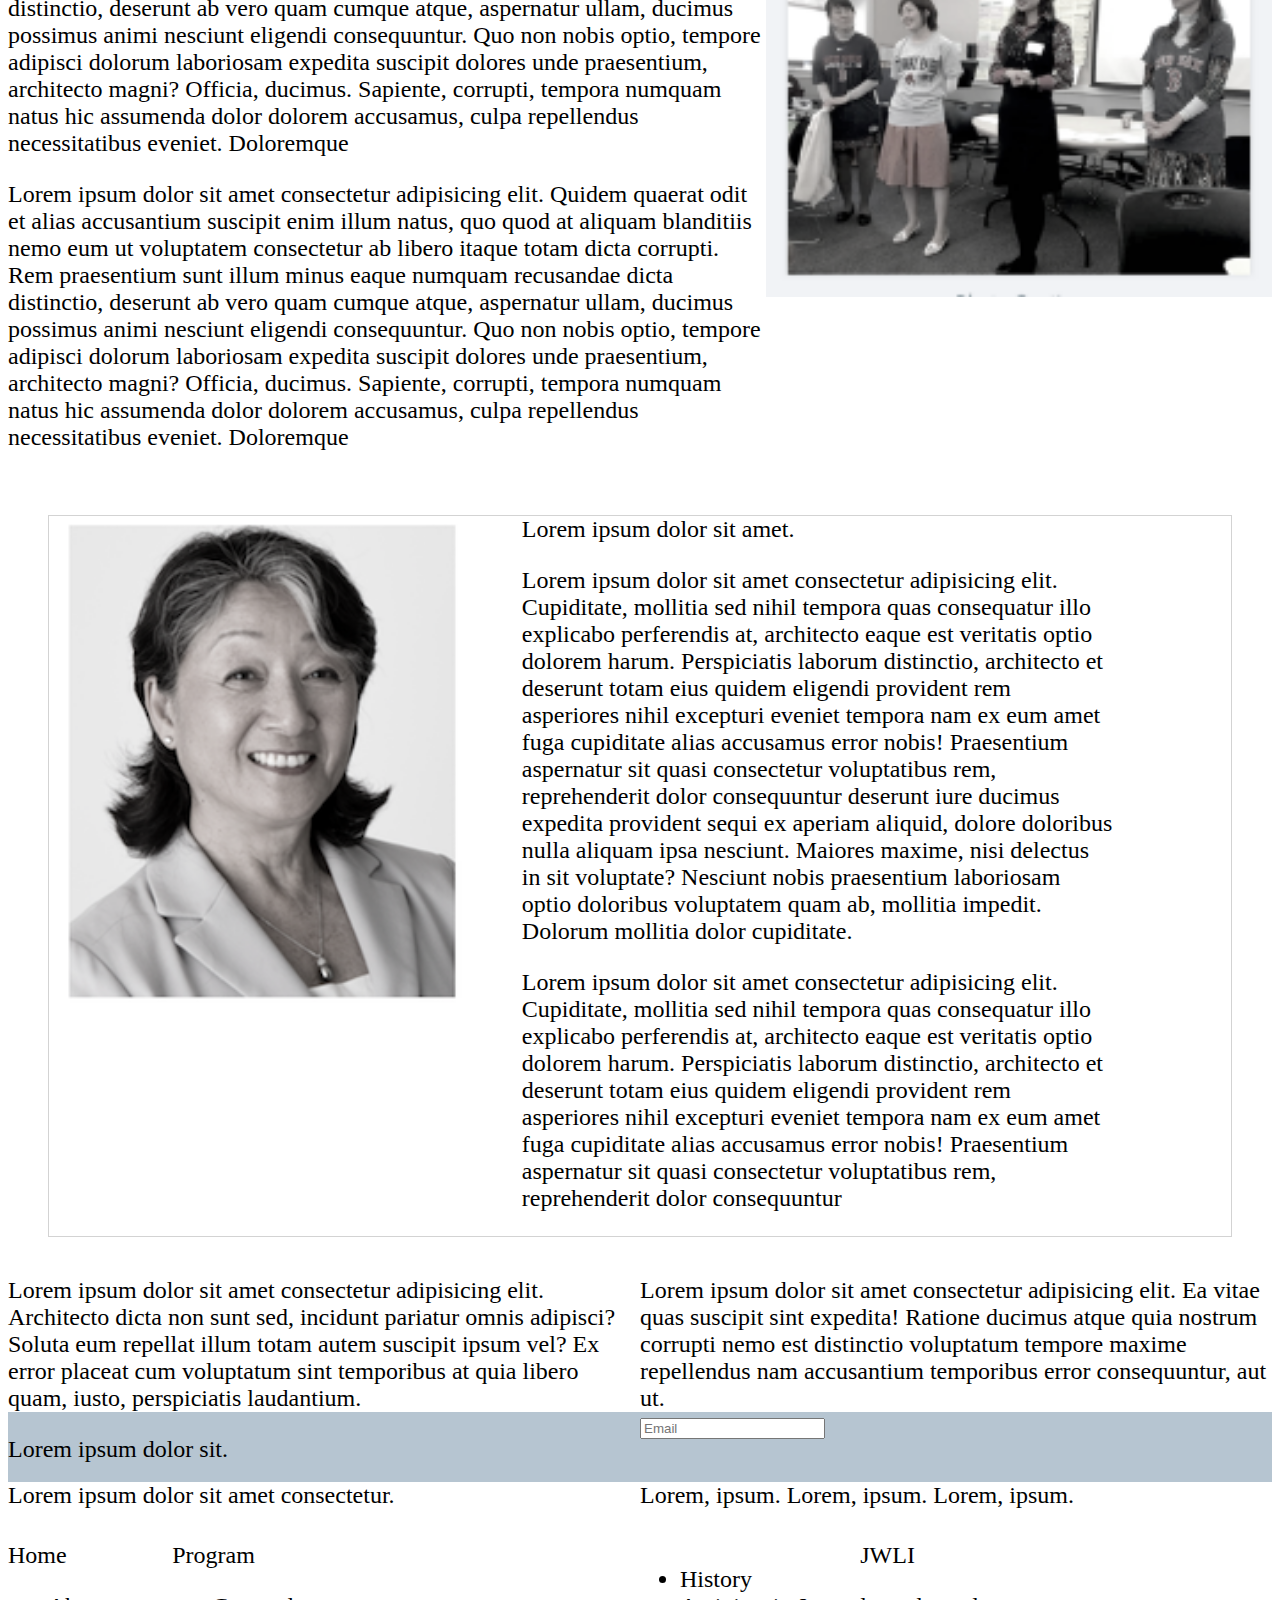
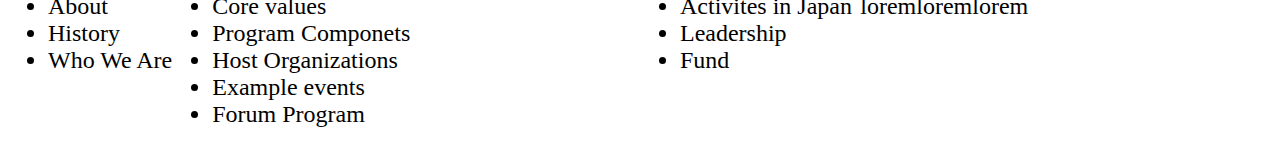
<file: JWLI/jwli.html>
<!DOCTYPE html>
<html lang="en">
<head>
  <meta charset="UTF-8">
  <meta http-equiv="X-UA-Compatible" content="IE=edge">
  <meta name="viewport" content="width=device-width, initial-scale=1.0">
  <title>jwli</title>
  <link rel="stylesheet" href="css/jwli.css">
  
</head>
<body>
  <header>
    <nav class="topnav">
      <ul class="firstlist">
        <li id="home">Home</li>
        <li>Program</li>
        <li>JWLI</li>
        <li>Fellows</li>
        <li>News</li>
        <li>Contact</li>
        <li>日本語</li>
        <li class="black"> <a href="apply.html">Apply</a></li>
      </ul>
    </nav>
  </header>

  <main>
    <section class="jwli">
      <section class="jwlileft">
        <section class="topleftjwli"><img class="jwi" src="css/images/logojwi.png"></section>
        <section class="midleftjwli">Japenese Womans Leadership Institute
          <p>Lorem ipsum, dolor sit amet consectetur adipisicing elit. Quis accusantium aliquid perferendis sint quaerat, molestias aspernatur! Consequuntur.</p>
          <p>Lorem ipsum dolor sit amet consectetur adipisicing elit. Optio quae repellendus quo tempore alias numquam quisquam fugit! Saepe, eaque?</p>
        </section>
        <section class="bottomleftjwli">
          <p>Lorem ipsum dolor sit amet consectetur adipisicing elit. Cum sunt maxime adipisci similique.</p>
          <form action="/search" method="get">
            <input type="text" name="q" placeholder="Email">
        </section>
      </section>
      <section class="rightjwli">
        <img class="graylady" src=css/images/1stjwli.png>
      </section>
    </section>

    <section class="twofromtop">
      <section class="tophalf">Lorem ipsum dolor sit amet consectetur adipisicing elit. Mollitia, illum. Excepturi labore velit, harum deserunt expedita autem nemo minima odio dolore dolorem maiores, earum dolores?</section>
      <section class="midhalf">
        <section class="left">Lorem ipsum, dolor sit amet consectetur adipisicing elit. Blanditiis esse expedita tempore assumenda!</section>
        <section class="right">Lorem ipsum, dolor sit amet consectetur adipisicing elit. Quas maxime quo aliquid, officia perferendis distinctio quos.</section>
      </section>

      <section class="bottomhalf">
        <p>Lorem ipsum dolor sit amet consectetur adipisicing elit. Vitae odit dolorum ratione quod blanditiis, cupiditate velit!</p>
      </section>
    </section>

    <section class="ourhistory">
      <section class="lotsofwriting">
        <span>Our History</span>
        <p>Lorem ipsum dolor sit amet consectetur adipisicing elit. Quidem quaerat odit et alias accusantium suscipit enim illum natus, quo quod at aliquam blanditiis nemo eum ut voluptatem consectetur ab libero itaque totam dicta corrupti. Rem praesentium sunt illum minus eaque numquam recusandae dicta distinctio, deserunt ab vero quam cumque atque, aspernatur ullam, ducimus possimus animi nesciunt eligendi consequuntur. Quo non nobis optio, tempore adipisci dolorum laboriosam expedita suscipit dolores unde praesentium, architecto magni? Officia, ducimus. Sapiente, corrupti, tempora numquam natus hic assumenda dolor dolorem accusamus, culpa repellendus necessitatibus eveniet. Doloremque</p>
        <p>Lorem ipsum dolor sit amet consectetur adipisicing elit. Quidem quaerat odit et alias accusantium suscipit enim illum natus, quo quod at aliquam blanditiis nemo eum ut voluptatem consectetur ab libero itaque totam dicta corrupti. Rem praesentium sunt illum minus eaque numquam recusandae dicta distinctio, deserunt ab vero quam cumque atque, aspernatur ullam, ducimus possimus animi nesciunt eligendi consequuntur. Quo non nobis optio, tempore adipisci dolorum laboriosam expedita suscipit dolores unde praesentium, architecto magni? Officia, ducimus. Sapiente, corrupti, tempora numquam natus hic assumenda dolor dolorem accusamus, culpa repellendus necessitatibus eveniet. Doloremque</p>
        <p>Lorem ipsum dolor sit amet consectetur adipisicing elit. Quidem quaerat odit et alias accusantium suscipit enim illum natus, quo quod at aliquam blanditiis nemo eum ut voluptatem consectetur ab libero itaque totam dicta corrupti. Rem praesentium sunt illum minus eaque numquam recusandae dicta distinctio, deserunt ab vero quam cumque atque, aspernatur ullam, ducimus possimus animi nesciunt eligendi consequuntur. Quo non nobis optio, tempore adipisci dolorum laboriosam expedita suscipit dolores unde praesentium, architecto magni? Officia, ducimus. Sapiente, corrupti, tempora numquam natus hic assumenda dolor dolorem accusamus, culpa repellendus necessitatibus eveniet. Doloremque</p>
      </section>
      <section class="twopics">
        <img class="dinner" src=css/images/dinner.png>
        <img class="people" src=css/images/4people.png>
      </section>
    </section>

    <section class="whoweare">
      <section class="toppart">
        <section class="lastpicoflady">
          <img class="picatend" src="css/images/lastpicoflady.png">
        </section>
        <section class="morewords">
          <span>Lorem ipsum dolor sit amet.
          </span>
          <p>Lorem ipsum dolor sit amet consectetur adipisicing elit. Cupiditate, mollitia sed nihil tempora quas consequatur illo explicabo perferendis at, architecto eaque est veritatis optio dolorem harum. Perspiciatis laborum distinctio, architecto et deserunt totam eius quidem eligendi provident rem asperiores nihil excepturi eveniet tempora nam ex eum amet fuga cupiditate alias accusamus error nobis! Praesentium aspernatur sit quasi consectetur voluptatibus rem, reprehenderit dolor consequuntur deserunt iure ducimus expedita provident sequi ex aperiam aliquid, dolore doloribus nulla aliquam ipsa nesciunt. Maiores maxime, nisi delectus in sit voluptate? Nesciunt nobis praesentium laboriosam optio doloribus voluptatem quam ab, mollitia impedit. Dolorum mollitia dolor cupiditate.</p>
          <p>Lorem ipsum dolor sit amet consectetur adipisicing elit. Cupiditate, mollitia sed nihil tempora quas consequatur illo explicabo perferendis at, architecto eaque est veritatis optio dolorem harum. Perspiciatis laborum distinctio, architecto et deserunt totam eius quidem eligendi provident rem asperiores nihil excepturi eveniet tempora nam ex eum amet fuga cupiditate alias accusamus error nobis! Praesentium aspernatur sit quasi consectetur voluptatibus rem, reprehenderit dolor consequuntur </p>
        </section>
      </section>
      <section class="lasttext">
        <section class="lasttextleft">Lorem ipsum dolor sit amet consectetur adipisicing elit. Architecto dicta non sunt sed, incidunt pariatur omnis adipisci? Soluta eum repellat illum totam autem suscipit ipsum vel? Ex error placeat cum voluptatum sint temporibus at quia libero quam, iusto, perspiciatis laudantium.</section>
        <section class="lasttextright">Lorem ipsum dolor sit amet consectetur adipisicing elit. Ea vitae quas suscipit sint expedita! Ratione ducimus atque quia nostrum corrupti nemo est distinctio voluptatum tempore maxime repellendus nam accusantium temporibus error consequuntur, aut ut.</section>
      </section>
    </section>
  </main>

      <footer>
        <section class="footertop">
          <section class="side1">
            <p>Lorem ipsum dolor sit.</p>
          </section>
          <aside class="side2">
            <form action="/search" method="get">
              <input type="text" name="q" placeholder="Email">
            </form>
          </aside>
        </section>
        <section class="footermid">
          <section class="midfooterleft">
            <span>Lorem ipsum dolor sit amet consectetur.</span>
          </section>
          <section class="midfooterright">
            <span>Lorem, ipsum.</span>
            <span>Lorem, ipsum.</span>
            <span>Lorem, ipsum.</span>
          </section>
        </section>

        <section class="footerbottom">
          <section class="leftside">
            <section class="home">Home
              <ul>
                <li>About</li>
                <li>History</li>
                <li>Who We Are</li>
              </ul>
            </section>

            <section class="program">Program
              <ul>
                <li>Core values</li>
                <li>Program Componets</li>
                <li>Host Organizations</li>
                <li>Example events</li>
                <li>Forum Program</li>
              </ul>
            </section>
          </section>

          <section class="rightside">
            <section class="lastnav">JWLI
              <ul>
                <li>History</li>
                <li>Activites in Japan</li>
                <li>Leadership</li>
                <li>Fund</li>
              </ul>

              <section>
                <p>lorem</p>
                <p>lorem</p>
                <p>lorem</p>  
              </section>   
            </section>
          </section>
        </section>
      </footer>

</body>
</html>
</file>
<file: css/tiny-slider.css>
.tns-outer{padding:0 !important}.tns-outer [hidden]{display:none !important}.tns-outer [aria-controls],.tns-outer [data-action]{cursor:pointer}.tns-slider{-webkit-transition:all 0s;-moz-transition:all 0s;transition:all 0s}.tns-slider>.tns-item{-webkit-box-sizing:border-box;-moz-box-sizing:border-box;box-sizing:border-box}.tns-horizontal.tns-subpixel{white-space:nowrap}.tns-horizontal.tns-subpixel>.tns-item{display:inline-block;vertical-align:top;white-space:normal}.tns-horizontal.tns-no-subpixel:after{content:'';display:table;clear:both}.tns-horizontal.tns-no-subpixel>.tns-item{float:left}.tns-horizontal.tns-carousel.tns-no-subpixel>.tns-item{margin-right:-100%}.tns-no-calc{position:relative;left:0}.tns-gallery{position:relative;left:0;min-height:1px}.tns-gallery>.tns-item{position:absolute;left:-100%;-webkit-transition:transform 0s, opacity 0s;-moz-transition:transform 0s, opacity 0s;transition:transform 0s, opacity 0s}.tns-gallery>.tns-slide-active{position:relative;left:auto !important}.tns-gallery>.tns-moving{-webkit-transition:all 0.25s;-moz-transition:all 0.25s;transition:all 0.25s}.tns-autowidth{display:inline-block}.tns-lazy-img{-webkit-transition:opacity 0.6s;-moz-transition:opacity 0.6s;transition:opacity 0.6s;opacity:0.6}.tns-lazy-img.tns-complete{opacity:1}.tns-ah{-webkit-transition:height 0s;-moz-transition:height 0s;transition:height 0s}.tns-ovh{overflow:hidden}.tns-visually-hidden{position:absolute;left:-10000em}.tns-transparent{opacity:0;visibility:hidden}.tns-fadeIn{opacity:1;filter:alpha(opacity=100);z-index:0}.tns-normal,.tns-fadeOut{opacity:0;filter:alpha(opacity=0);z-index:-1}.tns-vpfix{white-space:nowrap}.tns-vpfix>div,.tns-vpfix>li{display:inline-block}.tns-t-subp2{margin:0 auto;width:310px;position:relative;height:10px;overflow:hidden}.tns-t-ct{width:2333.3333333%;width:-webkit-calc(100% * 70 / 3);width:-moz-calc(100% * 70 / 3);width:calc(100% * 70 / 3);position:absolute;right:0}.tns-t-ct:after{content:'';display:table;clear:both}.tns-t-ct>div{width:1.4285714%;width:-webkit-calc(100% / 70);width:-moz-calc(100% / 70);width:calc(100% / 70);height:10px;float:left}

/*# sourceMappingURL=sourcemaps/tiny-slider.css.map */
</file>
<file: css/main.css>
/* ------------------------------------------ */
/*             TABLE OF CONTENTS
/* ------------------------------------------ */
/*   01 - GENERAL SETTINGS SECTION  */
/*   02 - TYPOGRAPHY SECTION  */
/*   03 - JUMBOTRON SECTION  */
/*   04 - NAVIGATION SECTION */
/*   05 - ABOUT SECTION */
/*   07 - SERVICES SECTION */
/*   08 - SKILLS SECTION */
/*   09 - PORTFOLIO SECTION */
/*   10 - ITEM ONE SECTION */
/*   11 - ITEM TWO SECTION */
/*   12 - ITEM THREE SECTION */
/*   13 - TESTIMONIALS SECTION */
/*   14 - CONTACT SECTION */
/*   15 - FOOTER SECTION */
/*   16 - SINGLE-PROJECT ONE SECTION */
/*   17 - SINGLE-PROJECT TWO SECTION */
/*   18 - SINGLE-PROJECT THREE SECTION */
/*   19 - RESPONSIVE SECTION */




/******** GENERAL SETTINGS SECTION START ********/

html,
body {
    height: 100%;
    width: 100%;
}

.no-padding {
    padding: 0;
}

.preloader-wrap {
    position: fixed;
    top: 0;
    left: 0;
    height: 100%;
    width: 100%;
    background: #0C0C0C;
    z-index: 6;
    overflow: hidden;
}

.preloader {
    position: absolute;
    top: 50%;
    left: 50%;
    width: 80px;
    height: 60px;
    margin: -30px 0 0 -40px;
}

.preloader .lines {
    width: 80px;
    height: 40px;
    position: absolute;
}

.preloader .lines .line {
    width: 90px;
    height: 15px;
    background-color: #fff;
    position: absolute;
    clip: rect(0,0,20px,0);
}

.preloader .lines .line.line-1 {
    top: 0;
    animation: slide 2s ease 0.1s infinite;
}

.preloader .lines .line.line-2 {
    top: 15px;
    animation: slide 2s ease .25s infinite;
}

.preloader .lines .line.line-3 {
    top: 30px;
    animation: slide 2s ease .5s infinite;
}

.preloader .loading-text {
    position: absolute;
    top: 50px;
    text-align: center;
    width: 100%;
    color: #fff;
    font-size: 14px;
    font-family: "Montserrat",sans-serif;
    letter-spacing: 1px;
    line-height: 10px;
    height: 10px;
    text-transform: uppercase;
}

@keyframes slide {
    0% {
        clip: rect(0,0,20px,0);
    }

    30% {
        clip: rect(0,80px,20px,0);
    }

    50% {
        clip: rect(0,80px,20px,0);
    }

    80% {
        clip: rect(0,80px,20px,80px);
    }

    100% {
        clip: rect(0,80px,20px,80px);
    }
}

@keyframes fade {
    0% {
        opacity: 1;
    }

    50% {
        opacity: 0;
    }

    100% {
        opacity: 1;
    }
}

/******** TYPOGRAPHY SECTION START ********/

h1, h2, h3, h4, h5, h6 {
    font-weight: 400;
    font-family: 'Montserrat', sans-serif;
}


p {
    font-family: 'Roboto', sans-serif;
    font-weight: 300;
    color: #455a64;
}


/******** JUMBOTRON SECTION START ********/

.header {
    background: url('../img/portfolio.jpg') no-repeat center center;
    background-size: cover;
    -webkit-background-size: cover;
    -moz-background-size: cover;
    width: 100%;
    height: 100%;
    position: relative;
    margin: 0;
}

.darken{
    color: #000000;
}

.header .headline {
    -webkit-transform: translate(-50%,-50%);
    transform: translate(-50%,-50%);
    position: absolute;
    top: 50%;
    left: 50%;
}

.ah-headline {
    font-size: 14pt;
    letter-spacing: 8pt;
    color: #fff;
}

.header .btn-default {
    margin-top: 20px;
    padding: 12px 24px;
    border-radius: 0px;
    font-size: 8pt;
    letter-spacing: 2pt;
    background-color: #fff;
    color: #1b1b1b;
    box-shadow: 0 0 0 0 rgba(230, 237, 255, 0.7);
    animation: pulse 1.75s infinite cubic-bezier(0.66, 0, 0, 1);
}

@keyframes pulse {
    to {
      box-shadow: 0 0 0 30px rgba(230, 237, 255, 0);
    }
}

/******** NAVIGATION SECTION START ********/

.menu-btn {
  font-size: 24pt;
  background: none;
  color: #9e9e9e;
  text-align: center;
  cursor: pointer;
  border: 0px;
  top: 30px;
  right: 30px;
  position: fixed;
  z-index: 5;
}

.menu-btn:hover {
  opacity: 0.6;
}

/******** ABOUT SECTION START ********/

.about {
    margin-top: 0px;
}

.about .main-text {
    height: auto;
    background-color: #fff;
}

.about .main-text .links {
    padding: 0;
    margin-left: 50px;
    margin-top: 30px;
    padding-bottom: 200px;
}

.about .main-text ul li {
    display: inline-block;
    margin-left: 20px;
}

.about .main-text ul li .fa {
    font-size: 14pt;
    color: #9e9e9e;
}

.about h2 {
    margin: 0 auto;
    margin-left: 70px;
    padding-top: 240px;
    color: #1b1b1b;
    font-size: 14pt;
    letter-spacing: 3pt;
}

.about p {
    font-size: 10pt;
    letter-spacing: 1pt;
    line-height: 16pt;
    text-align: justify;
    margin: 0 auto;
    margin-left: 70px;
    margin-right: 70px;
    padding-top: 30px;
}

.about .image-bg {
    background: url('../img/Malikblacknwhite.jpg') no-repeat center center;
    position: relative;
    background-size: cover;
    height: 700px;
}

/******** SERVICES SECTION START ********/

.service {
    margin-top: 0px;
}

.service .main-text {
    height: auto;
    background-color: #fff;
}

.service h2 {
    margin: 0 auto;
    margin-left: 70px;
    padding-top: 70px;
    color: #1b1b1b;
    font-size: 14pt;
    letter-spacing: 3pt;
}

.service h4 {
    margin-left: 50px;  
    font-weight: 400;
    font-size: 12pt;
    letter-spacing: 1pt;
}

.service .service-wrap {
    margin-top: 70px;
    margin-left: 70px;
    margin-right: 70px;
}

.service .service-wrap .fa {
    float: left; 
    font-size: 20pt;
    color: #455a64;
}

.service p {
    margin-left: 50px;
    font-size: 11pt;
    letter-spacing: 1pt;
    line-height: 17pt;
    text-align: justify;
    color: #3B3B3B;
}

.service .image-bg {
    background: url('../img/placeholderbg.jpg') no-repeat center center;
    position: relative;
    background-size: cover;
    background-color: #fbf9f4;
    height: 700px;
}

/******** SKILLS SECTION START ********/

.set {
    padding-top: 50px;
    margin-left: 70px;
    margin-right: 70px;
}


.single_progress_bar .progress {
    height: 2px;
    margin-bottom: 30px;
    overflow: hidden;
    background-color: #9e9e9e;
    border-radius: 0px;
    -webkit-box-shadow: inset 0 1px 2px rgba(0,0,0,.1);
    box-shadow: inset 0 1px 2px rgba(0,0,0,.1);
}

.single_progress_bar .progress-bar {
    background-color: #fff;
}

.single_progress_bar h2{
    color: #fff;
    font-size: 12px;
    font-weight: 400;
    letter-spacing: 1pt;
    margin-bottom: 20px;
    margin-left: 0px;
}

/******** PROTFOLIO SECTION START ********/

.work {
    margin-top: 0px;
}

.work .main-text {
    height: auto;
    background-color: #fff;
    
}

.work h2 {
    margin: 0 auto;
    margin-left: 70px;
    padding-top: 250px;
    color: #1b1b1b;
    font-size: 14pt;
    letter-spacing: 3pt;
}

.work p {
    font-size: 10pt;
    letter-spacing: 2pt;
    line-height: 16pt;
    text-align: justify;
    margin: 0 auto;
    margin-left: 70px;
    margin-right: 70px;
    margin-bottom: 250px;
    padding-top: 30px;
}

 /******** ITEM ONE SECTION START ********/

.item-one .overlay h3 {
    margin-top: 330px;
    color: #fff;
    font-size: 12pt;
    letter-spacing: 2pt;
}

.item-one .overlay h3:hover {
    -webkit-transition: all 0.6s ease-in;
    -moz-transition: all 0.6s ease-in;
    -ms-transition: all 0.6s ease-in;
    -o-transition: all 0.6s ease-in;
    transition: all 0.6s ease-in;
    color: #707070;
}

.item-one .overlay {
    position: absolute;
    background: #222;
    color: #ffffff;
    width: 100%;
    height: 100%;
    opacity: 0;
    transition: all 0.6s ease-in-out;
}

.item-one .overlay:hover {
    opacity: 0.7;
}

.item-one .overlay a {
    text-decoration: none;
}

.work .item-one {
    background: url('../img/cardGame.png') no-repeat center center;
    background-size: cover;
    height: 700px;
}

/******** ITEM TWO SECTION START ********/

.item-two .overlay h3 {
    margin-top: 330px;
    color: #fff;
    font-size: 12pt;
    letter-spacing: 2pt;
}

.item-two .overlay h3:hover {
    -webkit-transition: all 0.6s ease-in;
    -moz-transition: all 0.6s ease-in;
    -ms-transition: all 0.6s ease-in;
    -o-transition: all 0.6s ease-in;
    transition: all 0.6s ease-in;
    color: #707070;
}

.item-two .overlay {
    position: absolute;
    background: #222;
    color: #ffffff;
    width: 100%;
    height: 100%;
    opacity: 0;
    transition: all 0.6s ease-in-out;
}

.item-two .overlay:hover {
    opacity: 0.7;
}

.item-two .overlay a {
    text-decoration: none;
}

.work .item-two {
    background: url('../img/techCruchphoto.png') no-repeat center center;
    background-size: cover;
    height: 700px;
}

/******** ITEM THREE SECTION START ********/

.item-three .overlay h3 {
    margin-top: 330px;
    color: #fff;
    font-size: 12pt;
    letter-spacing: 2pt;
}

.item-three .overlay h3:hover {
    -webkit-transition: all 0.6s ease-in;
    -moz-transition: all 0.6s ease-in;
    -ms-transition: all 0.6s ease-in;
    -o-transition: all 0.6s ease-in;
    transition: all 0.6s ease-in;
    color: #707070;
}

.item-three .overlay {
    position: absolute;
    background: #222;
    color: #ffffff;
    width: 100%;
    height: 100%;
    opacity: 0;
    transition: all 0.6s ease-in-out;
}

.item-three .overlay:hover {
    opacity: 0.7;
}

.item-three .overlay a {
    text-decoration: none;
}

.work .item-three {
    background: url('../img/listOfThings.png') no-repeat center center;
    background-size: cover;
    height: 700px;
}

/******** ITEM FOUR SECTION START ********/

.item-four .overlay h3 {
    margin-top: 330px;
    color: #fff;
    font-size: 12pt;
    letter-spacing: 2pt;
}

.item-four .overlay h3:hover {
    -webkit-transition: all 0.6s ease-in;
    -moz-transition: all 0.6s ease-in;
    -ms-transition: all 0.6s ease-in;
    -o-transition: all 0.6s ease-in;
    transition: all 0.6s ease-in;
    color: #707070;
}

.item-four .overlay {
    position: absolute;
    background: #222;
    color: #ffffff;
    width: 100%;
    height: 100%;
    opacity: 0;
    transition: all 0.6s ease-in-out;
}

.item-four .overlay:hover {
    opacity: 0.7;
}

.item-four .overlay a {
    text-decoration: none;
}

.work .item-four {
    background: url('../img/horoscope.png') no-repeat center center;
    background-size: cover;
    height: 700px;
}

/******** ITEM FIVE SECTION START ********/

.item-five .overlay h3 {
    margin-top: 330px;
    color: #fff;
    font-size: 12pt;
    letter-spacing: 2pt;
}

.item-five .overlay h3:hover {
    -webkit-transition: all 0.6s ease-in;
    -moz-transition: all 0.6s ease-in;
    -ms-transition: all 0.6s ease-in;
    -o-transition: all 0.6s ease-in;
    transition: all 0.6s ease-in;
    color: #707070;
}

.item-five .overlay {
    position: absolute;
    background: #222;
    color: #ffffff;
    width: 100%;
    height: 100%;
    opacity: 0;
    transition: all 0.6s ease-in-out;
}

.item-five .overlay:hover {
    opacity: 0.7;
}

.item-five .overlay a {
    text-decoration: none;
}

.work .item-five {
    background: url('../img/trackAttackMain.png') no-repeat center center;
    background-size: cover;
    height: 700px;
}

/******** TESTIMONIALS SECTION START ********/

.review {
    margin-top: 0px;
}

.review .main-text {
    height: auto;
    background-color: #fff;
    margin-bottom: 100px;
}

.review h2 {
    margin: 0 auto;
    margin-left: 70px;
    padding-top: 80px;
    color: #1b1b1b;
    font-size: 14pt;
    letter-spacing: 3pt;
}

.review h4 {
    margin-top: 20px;
    font-size: 12pt;
    letter-spacing: 1pt;
}

.review .user-wrap {
    margin-top: 50px;
    margin-left: 70px;
    margin-right: 70px;
}

.review .user-wrap img {
    border-radius: 180px;
    width: 90px;
    height: 90px;
}

.review p {
    margin-top: 20px;
    font-size: 10pt;
    letter-spacing: 1pt;
    line-height: 16pt;
    text-align: justify;
}

.review .logo {
    margin-top: 280px;
    margin-left: 40px;
    margin-right: 40px;
}

.review .image-bg {
    background-color: #fafafa;
    height: 700px;
}

/******** CONTACT SECTION START ********/

.contact {
    margin-top: 0px;
}

.contact .main-text {
    height: 700px;
    background-color: #fff;
}

.contact h2 {
    margin: 0 auto;
    margin-left: 70px;
    padding-top: 80px;
    color: #1b1b1b;
    font-size: 14pt;
    letter-spacing: 3pt;
}

.contact h4 {
    font-size: 12pt;
    letter-spacing: 1pt;
}

.contact p {
    font-size: 10pt;
    letter-spacing: 2pt;
    line-height: 16pt;
    text-align: justify;
    margin: 0 auto;
}

.contact a {
    text-decoration: none;
}

.contact .contact-wrap {
    margin-top: 40px;
    margin-left: 70px;
    margin-right: 70px;
}

.contact .contact-wrap .fa {
    margin-top: 20px;
    font-size: 20pt;
}

.contact .form-bg {
    background: url('../img/placeholder.png') no-repeat center center;
    background-size: cover;
    height: 700px;
}

#form {
    padding: 150px 100px;
    color:white;
}

.form-bg .name {
    width: 100%;
    height: 40px;
    padding: 15px 15px;
    border: 0;
    font-size: 10pt;
    font-weight: 700;
    color: #fff;
    background-color: transparent;
    border: 1px solid #fff;
}

.form-bg .name:focus {
    transition: border .6s;
    -webkit-transition: border .6s;
    outline: none;
    border: 1px solid rgba(255,255,255,.2);
    margin-bottom: 30px;
}

.form-bg .email {
    margin-top: 30px;
    width: 100%;
    height: 40px;
    padding: 15px 15px;
    border: 0;
    font-size: 10pt;
    font-weight: 700;
    color: #fff;
    background-color: transparent;
    border: 1px solid #fff;
}

.form-bg .email:focus {
    margin-top: 30px;
    transition: border .6s;
    -webkit-transition: border .6s;
    outline: none;
    border: 1px solid rgba(255,255,255,.2);
}

.form-bg .msg {
    margin-top: 30px;
    width: 100%;
    height: 130px;
    padding: 15px 15px;
    border: 0;
    font-size: 10pt;
    font-weight: 700;
    color: #fff;
    background-color: transparent;
    border: 1px solid #fff;
}

.form-bg .msg:focus {
    transition: border .6s;
    -webkit-transition: border .6s;
    outline: none;
    border: 1px solid rgba(255,255,255,.2);
}

.form-bg .btn {
    font-family: 'Roboto', sans-serif;
    font-weight: 500;
    font-size: 10pt;
    letter-spacing: 2pt;
    color: #1b1b1b;
    background-color: #fff;
    border-radius: 0px;
    padding: 15px 40px;
    margin-top: 50px;
}

/******** FOOTER SECTION START ********/

footer {
    background-color: #1b1b1b;
}

footer h4 {
    font-size: 8pt;
    letter-spacing: 2pt;
    margin: 50px auto;
    color: #fff;
}

/* reset */
#fs-frm input,
#fs-frm select,
#fs-frm textarea,
#fs-frm fieldset,
#fs-frm optgroup,
#fs-frm label,
#fs-frm #card-element:disabled {
  font-family: inherit;
  font-size: 100%;
  color: inherit;
  border: none;
  border-radius: 0;
  display: block;
  width: 100%;
  padding: 0;
  margin: 0;
  -webkit-appearance: none;
  -moz-appearance: none;
}
#fs-frm label,
#fs-frm legend,
#fs-frm ::placeholder {
  font-size: .825rem;
  margin-bottom: .5rem;
  padding-top: .2rem;
  display: flex;
  align-items: baseline;
}

/* border, padding, margin, width */
#fs-frm input,
#fs-frm select,
#fs-frm textarea,
#fs-frm #card-element {
  border: 1px solid rgba(0,0,0,0.2);
  background-color: rgba(255,255,255,0.9);
  padding: .75em 1rem;
  margin-bottom: 1.5rem;
}
#fs-frm input:focus,
#fs-frm select:focus,
#fs-frm textarea:focus {
  background-color: white;
  outline-style: solid;
  outline-width: thin;
  outline-color: gray;
  outline-offset: -1px;
}
#fs-frm [type="text"],
#fs-frm [type="email"] {
  width: 100%;
}
#fs-frm [type="button"],
#fs-frm [type="submit"],
#fs-frm [type="reset"] {
  width: auto;
  cursor: pointer;
  -webkit-appearance: button;
  -moz-appearance: button;
  appearance: button;
}
#fs-frm [type="button"]:focus,
#fs-frm [type="submit"]:focus,
#fs-frm [type="reset"]:focus {
  outline: none;
}
#fs-frm [type="submit"],
#fs-frm [type="reset"] {
  margin-bottom: 0;
}
#fs-frm select {
  text-transform: none;
}

#fs-frm [type="checkbox"] {
  -webkit-appearance: checkbox;
  -moz-appearance: checkbox;
  appearance: checkbox;
  display: inline-block;
  width: auto;
  margin: 0 .5em 0 0 !important;
}

#fs-frm [type="radio"] {
  -webkit-appearance: radio;
  -moz-appearance: radio;
  appearance: radio;
}

/* address, locale */
#fs-frm fieldset.locale input[name="city"],
#fs-frm fieldset.locale select[name="state"],
#fs-frm fieldset.locale input[name="postal-code"] {
  display: inline;
}
#fs-frm fieldset.locale input[name="city"] {
  width: 52%;
}
#fs-frm fieldset.locale select[name="state"],
#fs-frm fieldset.locale input[name="postal-code"] {
  width: 20%;
}
#fs-frm fieldset.locale input[name="city"],
#fs-frm fieldset.locale select[name="state"] {
  margin-right: 3%;
}


/******** SINGLE-PROJECT ONE SECTION START ********/

.head {
    width: auto;
    min-height: 600px;
    background-color: #fff;
}

.head h2 {
    font-size: 14pt;
    font-weight: 400;
    text-align: center;
    margin-top: 270px;
    letter-spacing: 8pt;
    color: #1b1b1b;
}

.text h4 {
    font-size: 12pt;
    letter-spacing: 2pt;
}

.text {
    margin: 280px 100px;
}

.text span {
    font-weight: 700;
}

.text p {
    font-size: 12pt;
    letter-spacing: 1pt;
    line-height: 20pt;
    text-align: justify;
}

.button {
    margin-top: 0px;
}

.button h3 {
    padding-top: 30px;
    padding-bottom: 30px;
    font-size: 12pt;
    letter-spacing: 2pt;
    color: #1b1b1b;
}

.button a {
    text-decoration: none;
}

.button .home, .next {
    width: auto;
    height: auto;
     
}


/******** SINGLE-PROJECT TWO SECTION START ********/

.head-two {
    background: url('../img/placeholderbg.jpg') no-repeat center center;
    background-size: cover;
    -webkit-background-size: cover;
    -moz-background-size: cover;
    width: 100%;
    height: 100%;
    position: relative;
    margin: 0;
}

.head-two .headline {
    -webkit-transform: translate(-50%,-50%);
    transform: translate(-50%,-50%);
    position: absolute;
    top: 50%;
    left: 50%;
}

.head-two h2 {
    font-size: 14pt;
    letter-spacing: 8pt;
    color: #fff;
}

.info-two .client-info {
    margin-top: 200px;
}

.info-two .client-info span {
    font-weight: 700;
}

.info-text {
    margin-top: 60px;
    margin-bottom: 200px;
}

.text-two span {
    font-weight: 700;
}

.text-two p {
    font-size: 11pt;
    letter-spacing: 1pt;
    line-height: 18pt;
    text-align: justify;
}

.items {
    margin: 0;
}

.img-wrap-two {
    margin: 0 auto;
}

.item-wrap {
    margin-top: 0px;
    width: auto;
    height: auto;
    background-color: #1b1b1b; 
}

.item-wrap .title {
    font-size: 12pt;
    letter-spacing: 4pt;
    text-align: center;
    margin-top: 80px;
    margin-bottom: 80px;
    color: #fff;
}

/* overlay at start */
.mfp-fade.mfp-bg {
  opacity: 0;

  -webkit-transition: all 0.5s ease-out;
  -moz-transition: all 0.5s ease-out;
  transition: all 0.5s ease-out;
}
/* overlay animate in */
.mfp-fade.mfp-bg.mfp-ready {
  opacity: 0.8;
}
/* overlay animate out */
.mfp-fade.mfp-bg.mfp-removing {
  opacity: 0;
}

/* content at start */
.mfp-fade.mfp-wrap .mfp-content {
  opacity: 0;

  -webkit-transition: all 0.15s ease-out;
  -moz-transition: all 0.15s ease-out;
  transition: all 0.15s ease-out;
}
/* content animate it */
.mfp-fade.mfp-wrap.mfp-ready .mfp-content {
  opacity: 1;
}
/* content animate out */
.mfp-fade.mfp-wrap.mfp-removing .mfp-content {
  opacity: 0;
}

/******** SINGLE-PROJECT THREE SECTION START ********/

.head-three {
    background: url('../img/placeholderbg.jpg') no-repeat center center;
    background-size: cover;
    -webkit-background-size: cover;
    -moz-background-size: cover;
    width: 100%;
    height: 100%;
    position: relative;
    margin: 0;
}

.head-three .headline {
    -webkit-transform: translate(-50%,-50%);
    transform: translate(-50%,-50%);
    position: absolute;
    top: 50%;
    left: 50%;
}

.head-three h2 {
    font-size: 14pt;
    letter-spacing: 8pt;
    color: #fff;
}

.info-three {
    margin-top: 180px;
    margin-bottom: 180px;
}

.info-three .fa {
    font-size: 28pt;
    margin-top: 10px;
    color: #455a64;
}

.info-three h4 {
    font-size: 14pt;
    font-weight: 600;
    letter-spacing: 2pt;
    margin-top: 20px; 
}

.info-three p {
     margin-top: 10px;
     font-size: 12pt;
     font-weight: 300;
     color: #455a64;
     letter-spacing: 1px;
     line-height: 18pt;
}

.img-wrap-three {
    background: #de6161; 
    background: -webkit-linear-gradient(to right, #2657eb, #de6161); 
    background: linear-gradient(to right, #2657eb, #de6161);
    padding-top: 100px;
    padding-bottom: 100px;
     
}

/******** 404 PAGE START ********/

.header-fullscreen {
    background-color: #1f1f1f;
    background-size: cover;
    -webkit-background-size: cover;
    -moz-background-size: cover;
    width: 100%;
    height: 100%;
    position: relative;
    margin: 0;
}

.header-fullscreen .headline {
    -webkit-transform: translate(-50%,-50%);
    transform: translate(-50%,-50%);
    position: absolute;
    top: 50%;
    left: 50%;
}

.header-fullscreen h1 {
    color: #fff;
    font-size: 160pt;
    letter-spacing: 2pt;
    margin: 0;
    text-shadow: #000000 20px 20px;
}

.header-fullscreen p {
    color: #dcdcdc;
    font-size: 14pt;
    font-weight: 400;
    letter-spacing: 0pt;
}

.btn-pulse {
    margin-top: 20px;
    padding: 12px 24px;
    border-radius: 60px;
    font-size: 8pt;
    letter-spacing: 2pt;
    background-color: #fff;
    color: #1b1b1b;
    box-shadow: 0 0 0 0 rgba(230, 237, 255, 0.7);
    animation: pulse 1.75s infinite cubic-bezier(0.66, 0, 0, 1);
}

@keyframes pulse {
    to {
      box-shadow: 0 0 0 30px rgba(230, 237, 255, 0);
    }
}

/******** RESPONSIVE SECTION START ********/

    @media only screen and (max-width : 1200px) {
        .img-wrap-three .col-xs-12 {
            margin-bottom: 40px;
        }
        .info-three .col-xs-12 {
            margin-bottom: 40px;
        }
        .service h2 {
            padding-top: 40px;
        }
        .review .main-text {
            margin-bottom: 60px;
        }
        .set {
            padding-top: 120px;
        }
    }

    @media only screen and (max-width : 768px) {

        .work .main-text {
            margin-bottom: 150px;
        }
        .work .col-md-4 {
            margin-top: 30px;
        }
        .text {
            margin: 180px 20px;   
        }
        .text-three {
            margin: 55px 20px;
        }
        .img-wrap-three .col-sm-6 {
            margin-bottom: 25px;
        }
        .img-wrap-three .col-xs-12 {
            margin-bottom: 25px;
        }
        .set {
            padding-top: 120px;
        }
    }

    @media only screen and (max-width : 480px) {
        
        .about h2, .service h2, .review h2, .work h2, .contact h2 {
            margin-left: 30px;
        }
        .about p, .set, .service .service-wrap, .work p, .review .user-wrap, .contact .contact-wrap {
            margin-left: 30px;
            margin-right: 30px;
        }
        .about .main-text .links {
            margin-left: 10px;
        }
        .work .main-text {
            margin-bottom: 150px;
        }
        .work .col-md-4 {
            margin-top: 30px;
        }
        .text {
            margin: 180px 20px;   
        }
        .info-two {
            margin-left: 20px;
            margin-right: 20px;
        }
        .text-two {
            margin-left: 20px;
            margin-right: 20px;
        }
        .img-wrap-three .col-xs-12 {
            margin-bottom: 25px;
        }
        .set {
            padding-top: 120px;
        }
    }
 
    @media only screen and (max-width : 320px) {
        .about h2, .service h2, .review h2, .work h2, .contact h2 {
            margin-left: 30px;
        }
        .about p, .set, .service .service-wrap, .work p, .review .user-wrap, .contact .contact-wrap {
            margin-left: 30px;
            margin-right: 30px;
        }
        .about .main-text .links {
            margin-left: 10px;
        }
        .work .col-md-4 {
            margin-top: 30px;
        }
        .text {
            margin: 180px 20px;    
        }
        .info-two {
            margin-left: 20px;
            margin-right: 20px;
        }
        .text-two {
            margin-left: 20px;
            margin-right: 20px;
        }
        .img-wrap-three .col-xs-12 {
            margin-bottom: 25px;
        }
        .set {
            padding-top: 120px;
        }
        .header-fullscreen h1 {
            font-size: 70pt;
        }
    }
</file>
<file: css/pushy.css>
/*! Pushy - v1.1.0 - 2017-1-30
* Pushy is a responsive off-canvas navigation menu using CSS transforms & transitions.
* https://github.com/christophery/pushy/
* by Christopher Yee */
/* Menu Appearance */
.pushy {
  position: fixed;
  width: 250px;
  height: 100%;
  top: 0;
  z-index: 9999;
  background: #191918;
  overflow: auto;
  -webkit-overflow-scrolling: touch;
  /* enables momentum scrolling in iOS overflow elements */
}
.pushy a {
  font-size: 10pt;
  font-weight: 700;
  letter-spacing: 1pt;
  display: block;
  color: #b3b3b1;
  padding: 10px 20px;
  text-decoration: none;
}
.pushy a:hover {
  color: #FFF;
}
.pushy ul:first-child {
  margin-top: 80px;
}
.pushy.pushy-left {
  left: 0;
}
.pushy.pushy-right {
  right: 0;
}

.pushy-content {
  visibility: hidden;
}

/* Menu Movement */
.pushy-left {
  -webkit-transform: translate3d(-250px, 0, 0);
  -ms-transform: translate3d(-250px, 0, 0);
  transform: translate3d(-250px, 0, 0);
}

.pushy-open-left #container,
.pushy-open-left .push {
  -webkit-transform: translate3d(250px, 0, 0);
  -ms-transform: translate3d(250px, 0, 0);
  transform: translate3d(250px, 0, 0);
}

.pushy-right {
  -webkit-transform: translate3d(250px, 0, 0);
  -ms-transform: translate3d(250px, 0, 0);
  transform: translate3d(250px, 0, 0);
}

.pushy-open-right #container,
.pushy-open-right .push {
  -webkit-transform: translate3d(-250px, 0, 0);
  -ms-transform: translate3d(-250px, 0, 0);
  transform: translate3d(-250px, 0, 0);
}

.pushy-open-left .pushy,
.pushy-open-right .pushy {
  -webkit-transform: translate3d(0, 0, 0);
  -ms-transform: translate3d(0, 0, 0);
  transform: translate3d(0, 0, 0);
}
.pushy-open-left .pushy-content,
.pushy-open-right .pushy-content {
  visibility: visible;
}

/* Menu Transitions */
#container,
.pushy,
.push {
  transition: transform 0.4s cubic-bezier(0.16, 0.68, 0.43, 0.99);
}

.pushy-content {
  transition: visibility 0.4s cubic-bezier(0.16, 0.68, 0.43, 0.99);
}

/* Site Overlay */
.site-overlay {
  display: none;
}

.pushy-open-left .site-overlay,
.pushy-open-right .site-overlay {
  display: block;
  position: fixed;
  top: 0;
  right: 0;
  bottom: 0;
  left: 0;
  z-index: 9998;
  background-color: rgba(0, 0, 0, 0.5);
  -webkit-animation: fade 500ms;
  animation: fade 500ms;
}

@keyframes fade {
  0% {
    opacity: 0;
  }
  100% {
    opacity: 1;
  }
}
@-webkit-keyframes fade {
  0% {
    opacity: 0;
  }
  100% {
    opacity: 1;
  }
}
/* Submenu Appearance */
.pushy-submenu {

  /* Submenu Buttons */
  /* Submenu Icon */
}
.pushy-submenu ul {
  padding-left: 15px;
  transition: max-height 0.3s ease-in-out, visibility 0.3s ease-in-out;
}
.pushy-submenu ul .pushy-link {
  transition: opacity 0.3s ease-in-out;
}
.pushy-submenu button {
  width: 100%;
  color: #b3b3b1;
  font-size: 10pt;
  font-weight: 700;
  letter-spacing: 1pt;
  padding: 10px 20px;
  text-align: left;
  background: transparent;
  border: 0;
}
.pushy-submenu button:hover {
  color: #FFF;
}
.pushy-submenu > a,
.pushy-submenu > button {
  position: relative;
}
.pushy-submenu > a::after,
.pushy-submenu > button::after {
  content: '';
  display: block;
  height: 11px;
  width: 8px;
  position: absolute;
  top: 50%;
  right: 30px;
  background: url("../img/arrow.svg") no-repeat;
  -webkit-transform: translateY(-50%);
  -ms-transform: translateY(-50%);
  transform: translateY(-50%);
  transition: transform 0.2s;
}

/* Submenu Movement */
.pushy-submenu-closed ul {
  max-height: 0;
  overflow: hidden;
  visibility: hidden;
}
.pushy-submenu-closed .pushy-link {
  opacity: 0;
}

.pushy-submenu-open {
  /* Submenu Icon */
}
.pushy-submenu-open ul {
  max-height: 1000px;
  visibility: visible;
}
.pushy-submenu-open .pushy-link {
  opacity: 1;
}
.pushy-submenu-open a::after,
.pushy-submenu-open button::after {
  -webkit-transform: translateY(-50%) rotate(90deg);
  -ms-transform: translateY(-50%) rotate(90deg);
  transform: translateY(-50%) rotate(90deg);
}

/*# sourceMappingURL=pushy.css.map */
</file>
<file: JWLI/css/jwli.css>
*{
  box-sizing: border-box;
  /* margin-left: 96px;
  margin-right: 96px; */
  
}

html{
  font-size: 150%;
  /* margin-left: 96px;
  margin-right: 96px; */
}

header{
  width:100%;
  float:left;
}

header,nav{
  text-align: center;
}

.topnav{
  /* float:left; */
  align-items: center;
  width:100%;
}

.firstlist{
  padding-inline-start:none;
  display:inline-flex;
  justify-content: space-evenly;
  list-style: none;
}


nav li{
  /* width:100%; */
  /* display:inline; */
  text-align: center;
  margin-right: 12%;
  height:50%;
  /* font-size: 1.5rem; */
  /* margin-top: 50%;
  margin-bottom: 50%; */ 
}

.firstlist a{
  color:white;
  background-color: black;
  width: 10px;
  text-decoration:none;
  padding: 5px 10px;
  border-radius: 4px;
}

/* #home{
  margin-left: 15%;
} */

main{
  width:100%;
}

.jwli{
  background-color: rgb(241, 243, 245);
  width:100%;
  float:left;
}

.jwlileft{
  width:50%;
  float:left;
  background-color: rgb(241, 243, 245);
}

.topleftjwli{
  /* height:133.3333px; */
  width:100%;
}

.jwi{
  
  width:100%;
}

.midleftjwli{
  width:100%;
  text-align: center;
}

.bottomleftjwli{
  width:100%;
  text-align: center;
}

.rightjwli{
  float:left;
  width:50%;
  height:100%;
}

.graylady{
  height:100%;
  width:100%;
}

.twofromtop{
  width:100%;
  height: 400px;
  float: left;
  
}

.tophalf{
  height:133.3333px;
  width: 100%;
  float:left;
  text-align: center;
  padding-top: 30px;
}

.midhalf{
  height:133.3333px;
  width: 100%;
  float:left;
}

.left{
  height:133.3333px;
  width: 50%;
  float:left;
  text-align: center;
}

.right{
  width: 50%;
  float:left;
  text-align: center;
}

.bottomhalf{
  width:100%;
  float:left;
}
/* 
.dinner{
  float:left;
}

.people{
  float:left;  */

.ourhistory{
   width:100%;
  background-color: rgb(241, 243, 245); 
}

.lotsofwriting{
  float:left;
  width: 60%;
}
.twopics{
  float:left;
  width:40%;
}

.dinner{
  width:100%;
  height:50%;
}

.people{
  height:50%;
  width:100%;
}

.toppart{
  float:left;
  margin:40px;
  border: 1px solid lightgray;
}

.whoweare{
  width:100%;  
}

.lastpicoflady{
  float:left;
  width:40%;
}

.picatend{
  width:90%;
}

.morewords{
  float:left;
  width:50%;
}

.lasttextleft{
  width:50%;
  float:left;
}

.lasttextright{
  width:50%;
  float:left;
}

footer{
  width:100%;
}

.footertop{
  background-color: rgb(182, 197, 209);
  float:left;
  width:100%;
  height:70px;
  
  
}

.side1{
  width:50%;
  height:70px;
  float:left;
}

.side2{
  width:50%;
  height:70px;
  float:left;
}

.footermid{
  width:100%;
  height:60px;
  display:inline-flex;
  margin:0;
}

.midfooterleft{
  width:50%;
  font:1rem;
  height:60px;
  
}


.midfooterright{
  width:50%;
  font:1rem;
  height:60px;

}

.footerbottom{
  width:100%;
  display:inline-flex;
  flex-direction: row;
  justify-content: start;
  align-items: space-between;
}

.leftside, .rightside{
  width:50%;
  display:inline-flex;
  
}

.lastnav ul{
width:50%;
float:left;

}

.lastnav>section{
  display:inline-flex;
  width:50%;
}

@media screen and (max-width:793px){nav{
  display:none;
}}

@media screen and (max-width:793px){nav{
  display:none;
}}
</file>
